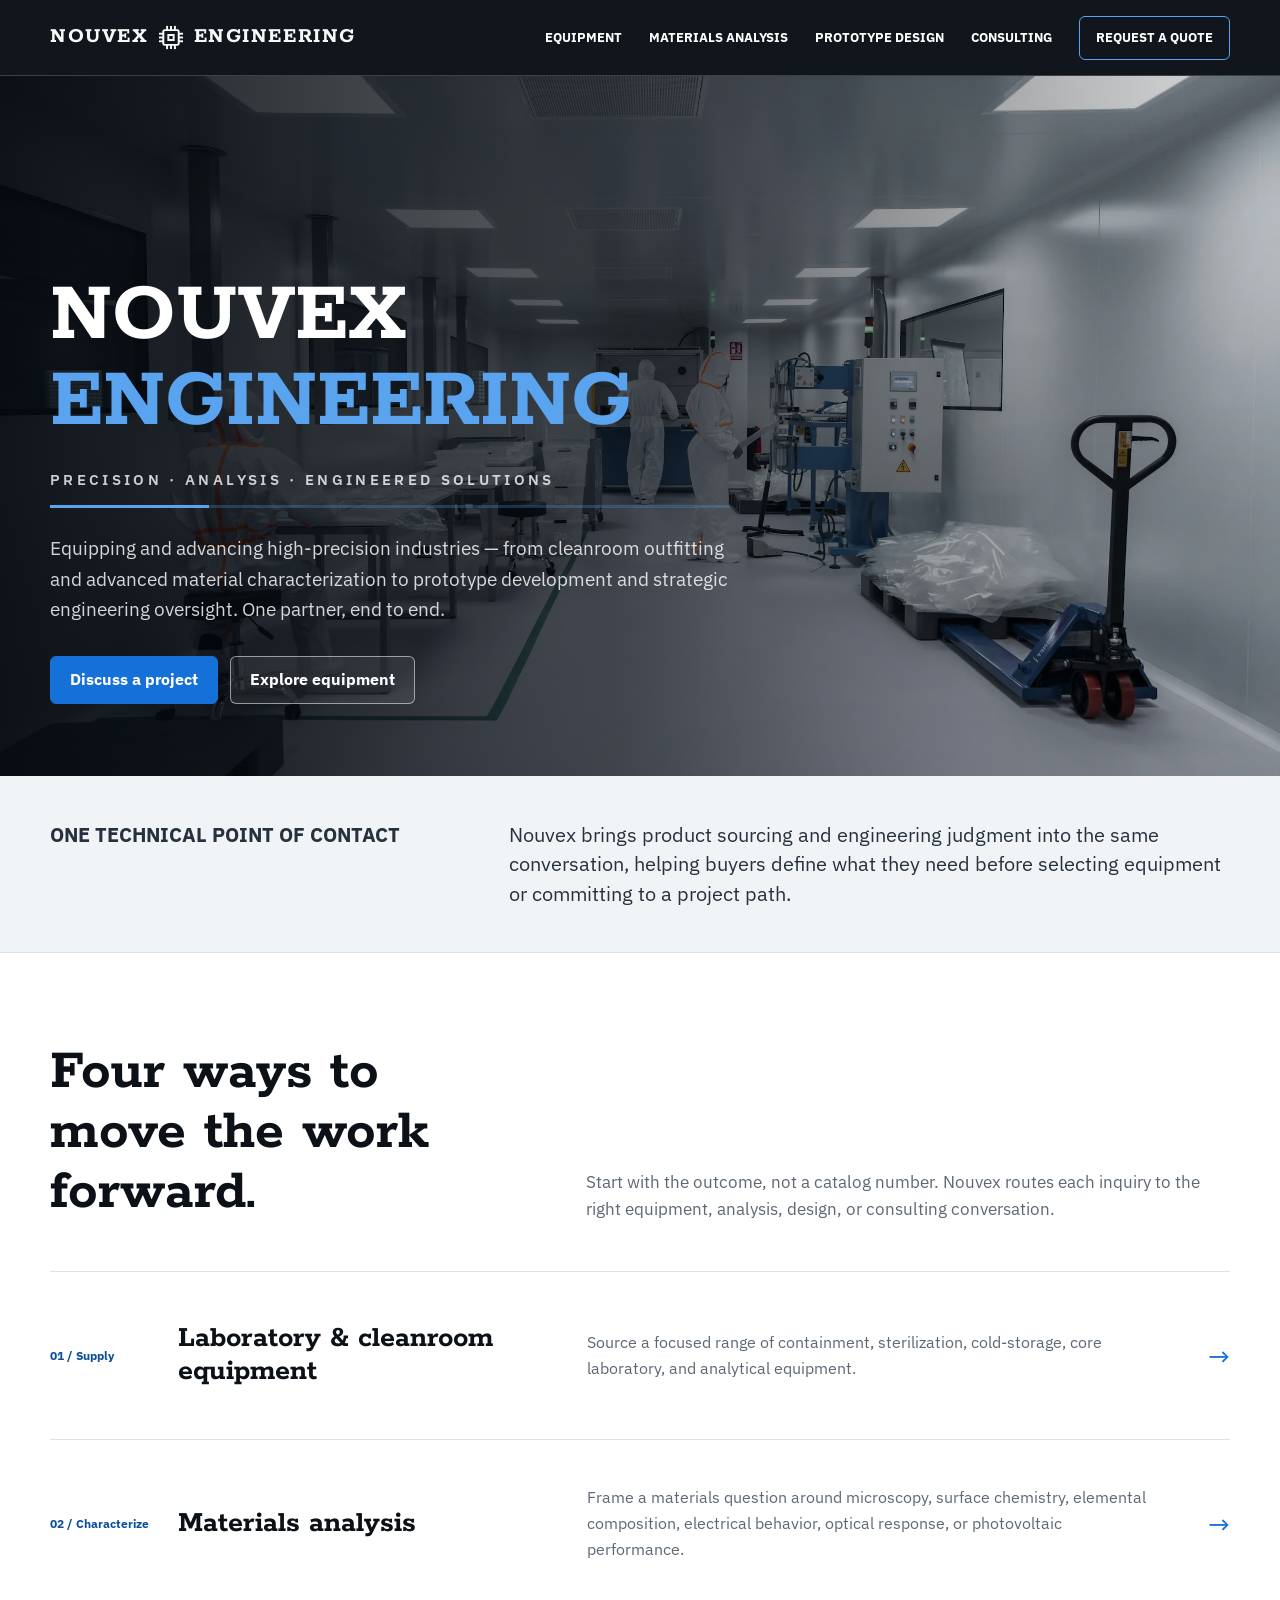
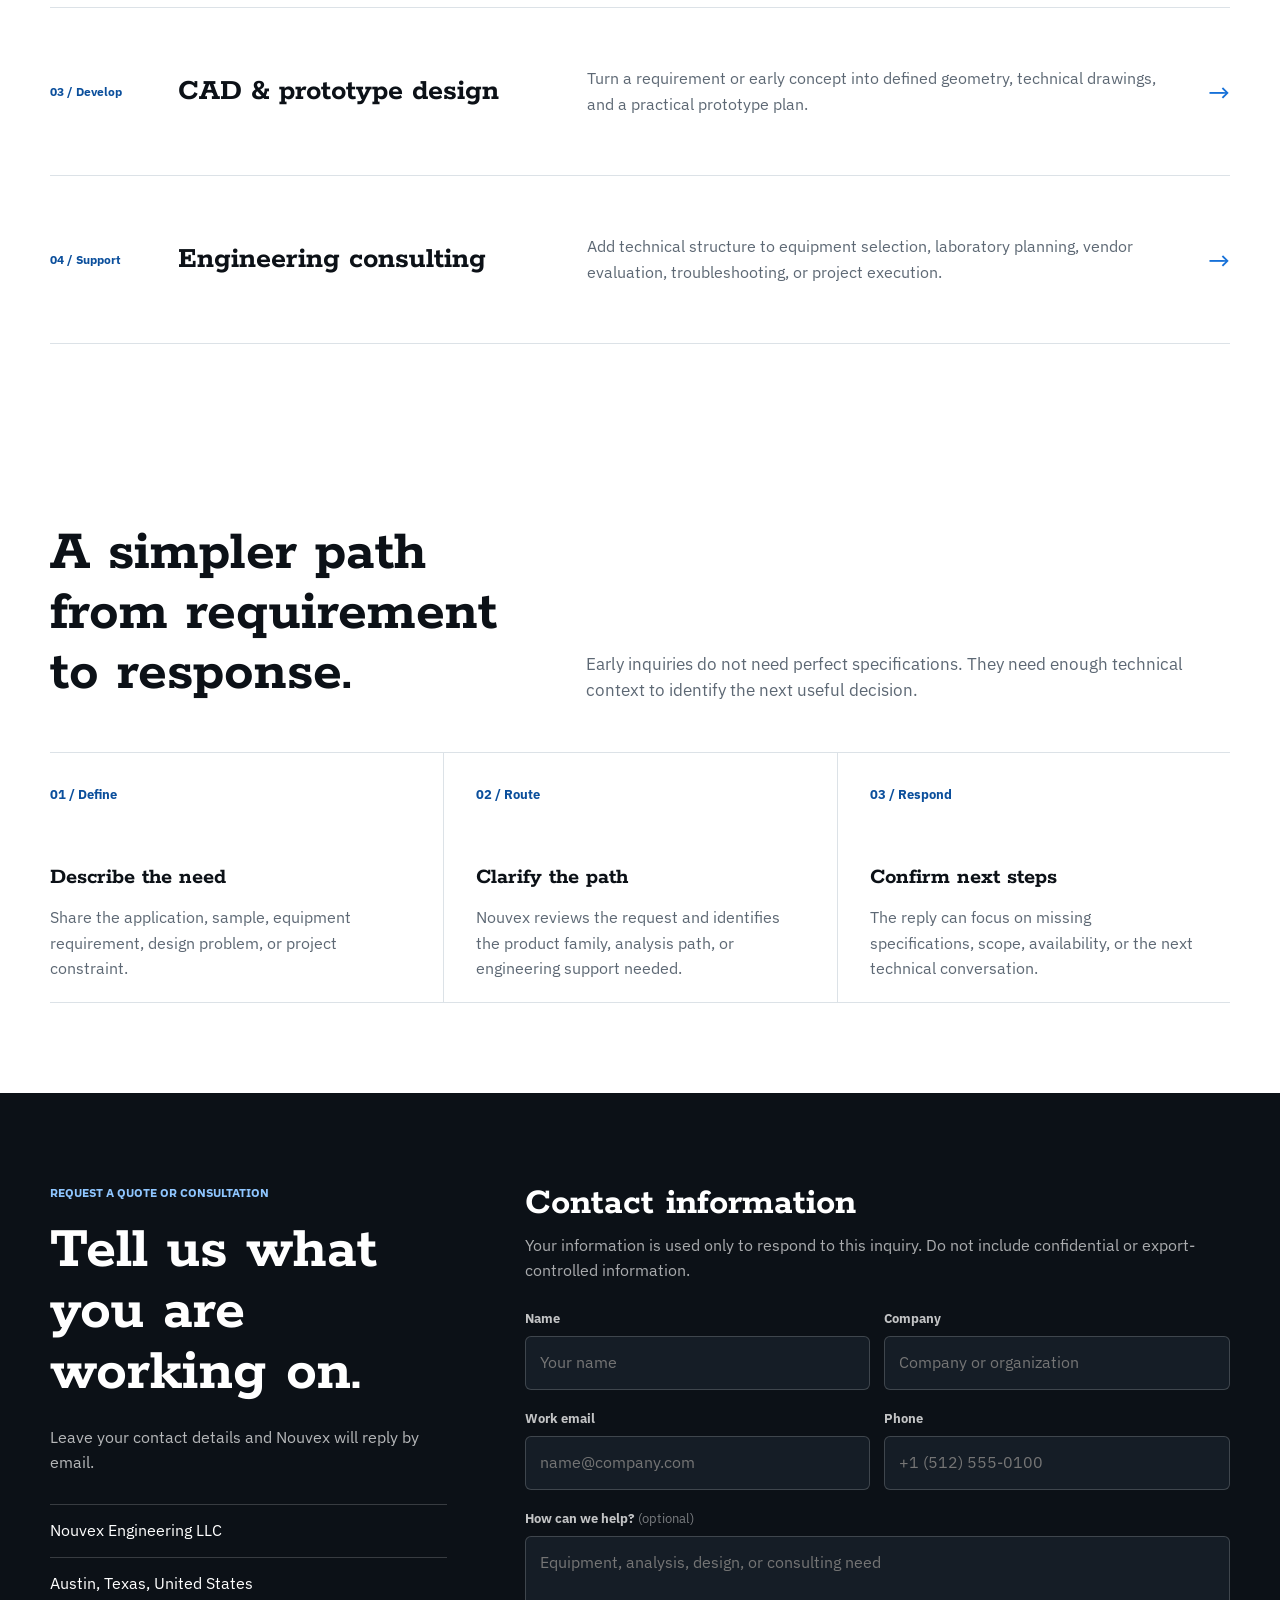
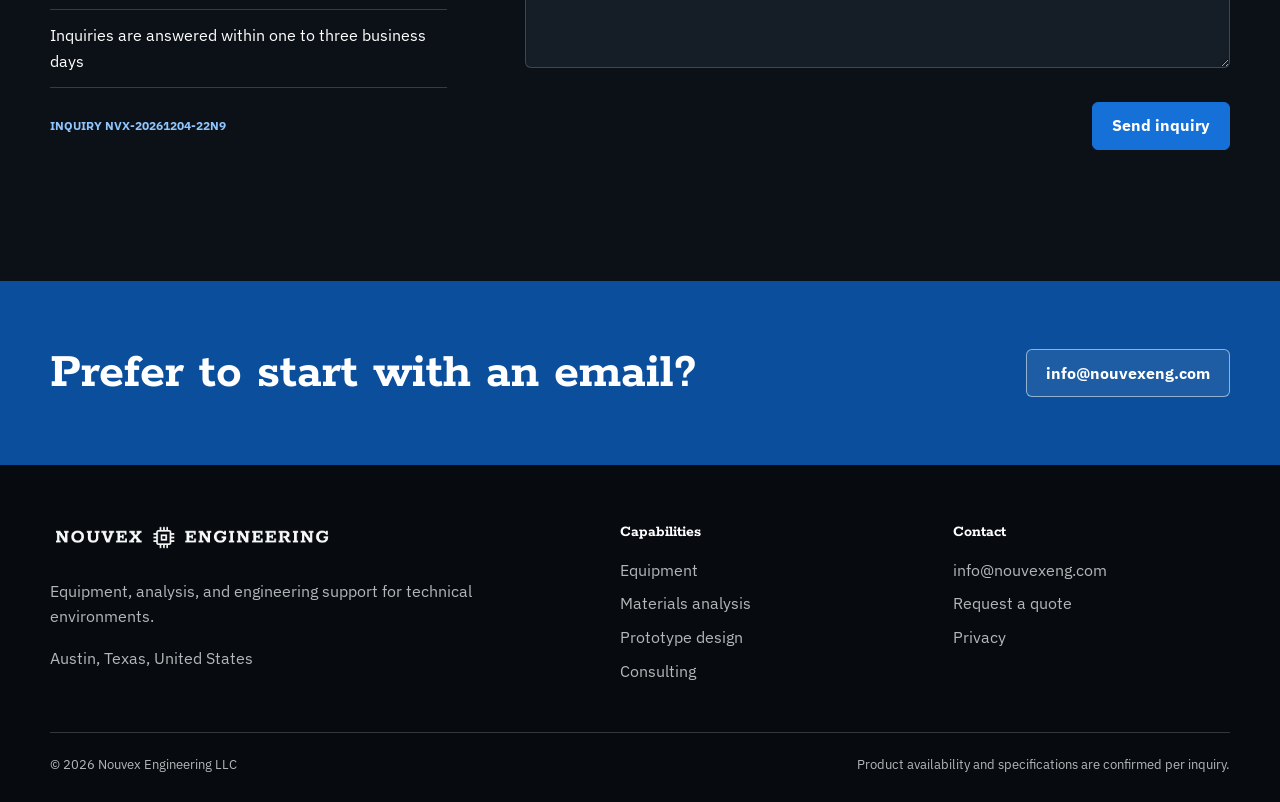
<file: index.html>
<!doctype html>
<html lang="en">
<head>
  <meta charset="utf-8">
  <meta name="viewport" content="width=device-width, initial-scale=1">
  <title>Laboratory Equipment & Engineering | Nouvex Engineering</title>
  <meta name="description" content="Nouvex supports laboratories and technical teams with equipment sourcing, materials analysis, CAD and prototype design, and engineering consulting.">
  <meta name="robots" content="index,follow,max-image-preview:large">
  <meta name="theme-color" content="#0c1117">
  <link rel="canonical" href="https://www.nouvexengineering.com/">
  <link rel="icon" href="/favicon.svg" type="image/svg+xml">
  <link rel="icon" href="/favicon-32.png" type="image/png" sizes="32x32">
  <link rel="icon" href="/favicon-16.png" type="image/png" sizes="16x16">
  <link rel="apple-touch-icon" href="/apple-touch-icon.png" sizes="180x180">
  <link rel="manifest" href="/site.webmanifest">
  <link rel="stylesheet" href="/assets/site.css?v=20261115-2">
  <link rel="preload" as="image" href="/assets/hero-cleanroom.webp" type="image/webp">
  <meta property="og:type" content="website">
  <meta property="og:site_name" content="Nouvex Engineering">
  <meta property="og:title" content="Laboratory Equipment & Engineering | Nouvex Engineering">
  <meta property="og:description" content="Equipment, analysis, and engineering support for laboratories and technical environments.">
  <meta property="og:url" content="https://www.nouvexengineering.com/">
  <meta property="og:image" content="https://www.nouvexengineering.com/assets/hero-cleanroom.webp">
  <meta property="og:image:alt" content="Technicians working inside a controlled cleanroom environment">
  <meta name="twitter:card" content="summary_large_image">
  <meta name="twitter:title" content="Laboratory Equipment & Engineering | Nouvex Engineering">
  <meta name="twitter:description" content="Equipment, analysis, and engineering support for laboratories and technical environments.">
  <meta name="twitter:image" content="https://www.nouvexengineering.com/assets/hero-cleanroom.webp">
  <script type="application/ld+json">
    {"@context":"https://schema.org","@type":"Organization","name":"Nouvex Engineering","legalName":"Nouvex Engineering LLC","url":"https://www.nouvexengineering.com/","email":"info@nouvexeng.com","address":{"@type":"PostalAddress","addressLocality":"Austin","addressRegion":"TX","addressCountry":"US"},"logo":"https://www.nouvexengineering.com/assets/nouvex-logo.png","contactPoint":{"@type":"ContactPoint","contactType":"sales","email":"info@nouvexeng.com"},"hasOfferCatalog":{"@type":"OfferCatalog","name":"Technical services","itemListElement":[{"@type":"OfferCatalog","name":"Laboratory and cleanroom equipment"},{"@type":"OfferCatalog","name":"Materials analysis"},{"@type":"OfferCatalog","name":"CAD and prototype design"},{"@type":"OfferCatalog","name":"Engineering consulting"}]}}
  </script>
</head>
<body>
  <a class="skip-link" href="#main">Skip to content</a>
  <header class="site-header">
    <div class="wrap nav-shell">
      <a class="brand nvx-logo" href="/" aria-label="Nouvex Engineering home">
        <span class="nvx-word">NOUVEX</span>
        <img class="nvx-chip" src="/assets/nouvex-chip-trace.svg?v=1" alt="" aria-hidden="true" width="100" height="100">
        <span class="nvx-word">ENGINEERING</span>
      </a>
      <button class="menu-button" type="button" aria-expanded="false" aria-controls="primaryNav">Menu</button>
      <nav class="primary-nav" id="primaryNav" aria-label="Primary navigation">
        <a href="/equipment">Equipment</a>
        <a href="/materials-analysis">Materials analysis</a>
        <a href="/prototype-design">Prototype design</a>
        <a href="/consulting">Consulting</a>
        <a class="nav-cta" href="#inquiry">Request a quote</a>
      </nav>
    </div>
  </header>

  <main id="main">
    <section class="hero" aria-labelledby="heroTitle">
      <img src="/assets/hero-cleanroom.webp" alt="Technicians working inside a controlled cleanroom environment" width="2400" height="1600" fetchpriority="high">
      <div class="wrap hero-content">
        <h1 id="heroTitle" class="hero-brand"><span>Nouvex</span> <span class="hero-brand-accent">Engineering</span></h1>
        <p class="hero-tagline">Precision · Analysis · Engineered Solutions</p>
        <p class="hero-copy">Equipping and advancing high-precision industries &mdash; from cleanroom outfitting and advanced material characterization to prototype development and strategic engineering oversight. One partner, end to end.</p>
        <div class="actions">
          <a class="button button-primary" href="#inquiry">Discuss a project</a>
          <a class="button button-light" href="/equipment">Explore equipment</a>
        </div>
      </div>
    </section>

    <section class="intro-band" aria-label="Nouvex approach">
      <div class="wrap intro-grid">
        <p class="eyebrow">One technical point of contact</p>
        <p>Nouvex brings product sourcing and engineering judgment into the same conversation, helping buyers define what they need before selecting equipment or committing to a project path.</p>
      </div>
    </section>

    <section class="section" id="services">
      <div class="wrap">
        <div class="section-head reveal">
          <h2>Four ways to move the work forward.</h2>
          <p>Start with the outcome, not a catalog number. Nouvex routes each inquiry to the right equipment, analysis, design, or consulting conversation.</p>
        </div>
        <div class="service-index">
          <a class="service-row reveal" href="/equipment">
            <span class="service-number">01 / Supply</span>
            <h3>Laboratory &amp; cleanroom equipment</h3>
            <p>Source a focused range of containment, sterilization, cold-storage, core laboratory, and analytical equipment.</p>
            <span class="service-arrow" aria-hidden="true">→</span>
          </a>
          <a class="service-row reveal" href="/materials-analysis">
            <span class="service-number">02 / Characterize</span>
            <h3>Materials analysis</h3>
            <p>Frame a materials question around microscopy, surface chemistry, elemental composition, electrical behavior, optical response, or photovoltaic performance.</p>
            <span class="service-arrow" aria-hidden="true">→</span>
          </a>
          <a class="service-row reveal" href="/prototype-design">
            <span class="service-number">03 / Develop</span>
            <h3>CAD &amp; prototype design</h3>
            <p>Turn a requirement or early concept into defined geometry, technical drawings, and a practical prototype plan.</p>
            <span class="service-arrow" aria-hidden="true">→</span>
          </a>
          <a class="service-row reveal" href="/consulting">
            <span class="service-number">04 / Support</span>
            <h3>Engineering consulting</h3>
            <p>Add technical structure to equipment selection, laboratory planning, vendor evaluation, troubleshooting, or project execution.</p>
            <span class="service-arrow" aria-hidden="true">→</span>
          </a>
        </div>
      </div>
    </section>

    <section class="section" id="process">
      <div class="wrap">
        <div class="section-head reveal">
          <h2>A simpler path from requirement to response.</h2>
          <p>Early inquiries do not need perfect specifications. They need enough technical context to identify the next useful decision.</p>
        </div>
        <div class="process">
          <article class="process-step reveal"><b>01 / Define</b><h3>Describe the need</h3><p>Share the application, sample, equipment requirement, design problem, or project constraint.</p></article>
          <article class="process-step reveal"><b>02 / Route</b><h3>Clarify the path</h3><p>Nouvex reviews the request and identifies the product family, analysis path, or engineering support needed.</p></article>
          <article class="process-step reveal"><b>03 / Respond</b><h3>Confirm next steps</h3><p>The reply can focus on missing specifications, scope, availability, or the next technical conversation.</p></article>
        </div>
      </div>
    </section>

    <section class="section section-dark" id="inquiry">
      <div class="wrap inquiry">
        <div class="inquiry-intro reveal">
          <p class="eyebrow">Request a quote or consultation</p>
          <h2>Tell us what you are working on.</h2>
          <p>Leave your contact details and Nouvex will reply by email.</p>
          <ul class="signal-list">
            <li>Nouvex Engineering LLC</li>
            <li>Austin, Texas, United States</li>
            <li>Inquiries are answered within one to three business days</li>
          </ul>
          <div class="inquiry-ref">Inquiry <span id="refId"></span></div>
        </div>
        <form class="inquiry-form" id="inquiryForm" novalidate>
          <h3 class="form-question">Contact information</h3>
          <p class="form-help">Your information is used only to respond to this inquiry. Do not include confidential or export-controlled information.</p>
          <div class="fields">
            <div class="field-row">
              <div class="field"><label for="contactName">Name</label><input id="contactName" name="name" autocomplete="name" required maxlength="160" placeholder="Your name"></div>
              <div class="field"><label for="company">Company</label><input id="company" name="company" autocomplete="organization" required maxlength="200" placeholder="Company or organization"></div>
            </div>
            <div class="field-row">
              <div class="field"><label for="email">Work email</label><input id="email" name="email" type="email" inputmode="email" autocomplete="email" required maxlength="254" placeholder="name@company.com"></div>
              <div class="field"><label for="phone">Phone</label><input id="phone" name="phone" type="tel" inputmode="tel" autocomplete="tel" required maxlength="32" placeholder="+1 (512) 555-0100"></div>
            </div>
            <div class="field"><label for="message">How can we help? <span class="field-optional">(optional)</span></label><textarea id="message" name="message" maxlength="2000" placeholder="Equipment, analysis, design, or consulting need"></textarea></div>
          </div>
          <input class="website-field" id="website" name="website" type="text" tabindex="-1" autocomplete="off" aria-label="Website (leave empty)" aria-hidden="true">
          <div class="form-actions">
            <button class="button button-primary" id="sendButton" type="submit">Send inquiry</button>
          </div>
          <div class="form-status" id="formStatus" aria-live="polite"></div>
        </form>
      </div>
    </section>

    <section class="cta-band">
      <div class="wrap cta-grid">
        <h2>Prefer to start with an email?</h2>
        <a class="button button-light" href="mailto:info@nouvexeng.com">info@nouvexeng.com</a>
      </div>
    </section>
  </main>

  <footer class="site-footer">
    <div class="wrap">
      <div class="footer-grid">
        <div><a class="brand footer-brand" href="/" aria-label="Nouvex Engineering home"><img class="brand-logo" src="/assets/nouvex-logo-white.png" alt="Nouvex Engineering" width="1744" height="212"></a><p>Equipment, analysis, and engineering support for technical environments.</p><p>Austin, Texas, United States</p></div>
        <div><h2>Capabilities</h2><nav class="footer-links" aria-label="Capability links"><a href="/equipment">Equipment</a><a href="/materials-analysis">Materials analysis</a><a href="/prototype-design">Prototype design</a><a href="/consulting">Consulting</a></nav></div>
        <div><h2>Contact</h2><nav class="footer-links" aria-label="Contact links"><a href="mailto:info@nouvexeng.com">info@nouvexeng.com</a><a href="#inquiry">Request a quote</a><a href="/privacy">Privacy</a></nav></div>
      </div>
      <div class="footer-bottom"><span>&copy; <span data-year></span> Nouvex Engineering LLC</span><span>Product availability and specifications are confirmed per inquiry.</span></div>
    </div>
  </footer>

  <script src="/assets/site.js" defer></script>
  <script>
    (() => {
      const form = document.getElementById("inquiryForm");
      const sendButton = document.getElementById("sendButton");
      const formStatus = document.getElementById("formStatus");
      const field = id => document.getElementById(id);
      const emailPattern = /^[^\s@]+@[^\s@]+\.[^\s@]+$/;
      const phoneDigits = value => value.replace(/\D/g, "").length;
      let started = false;

      function makeReference() {
        const now = new Date();
        const date = `${now.getFullYear()}${String(now.getMonth() + 1).padStart(2, "0")}${String(now.getDate()).padStart(2, "0")}`;
        const alphabet = "ABCDEFGHIJKLMNOPQRSTUVWXYZ0123456789";
        const bytes = new Uint8Array(4);
        window.crypto.getRandomValues(bytes);
        return `NVX-${date}-${Array.from(bytes, b => alphabet[b % alphabet.length]).join("")}`;
      }
      let reference = makeReference();
      document.getElementById("refId").textContent = reference;

      function setStatus(message, type = "") {
        formStatus.textContent = message;
        formStatus.className = `form-status${type ? ` ${type}` : ""}`;
      }

      function trackEvent(name, detail = {}) {
        const payload = { event: name, ...detail };
        if (Array.isArray(window.dataLayer)) window.dataLayer.push(payload);
        window.dispatchEvent(new CustomEvent("nouvex:analytics", { detail: payload }));
      }

      form.addEventListener("input", () => {
        if (started) return;
        started = true;
        trackEvent("inquiry_started");
      });

      form.addEventListener("submit", async event => {
        event.preventDefault();
        const data = {
          reference,
          name: field("contactName").value.trim(),
          company: field("company").value.trim(),
          email: field("email").value.trim(),
          phone: field("phone").value.trim(),
          message: field("message").value.trim(),
          sourceUrl: window.location.href,
          website: field("website").value
        };

        if (!data.name || !data.company || !emailPattern.test(data.email) || phoneDigits(data.phone) < 7 || phoneDigits(data.phone) > 15) {
          setStatus("Add your name, company, a valid work email, and a phone number.", "error");
          return;
        }

        sendButton.disabled = true;
        sendButton.textContent = "Sending...";
        setStatus("Submitting your inquiry.");
        try {
          const response = await fetch("/api/leads", {
            method: "POST",
            headers: { "Content-Type": "application/json" },
            body: JSON.stringify(data)
          });
          const result = await response.json().catch(() => ({}));
          if (!response.ok) throw new Error(result.error || "Submission failed");
          form.reset();
          sendButton.textContent = "Inquiry sent";
          setStatus(`Inquiry ${result.reference || reference} received. Nouvex will reply by email.`, "success");
          trackEvent("inquiry_submitted", { reference: result.reference || reference });
        } catch (error) {
          sendButton.disabled = false;
          sendButton.textContent = "Try again";
          setStatus(`${error.message || "We could not send the inquiry."} You can also email info@nouvexeng.com.`, "error");
          trackEvent("inquiry_submission_failed");
        }
      });
    })();
  </script>
</body>
</html>
</file>
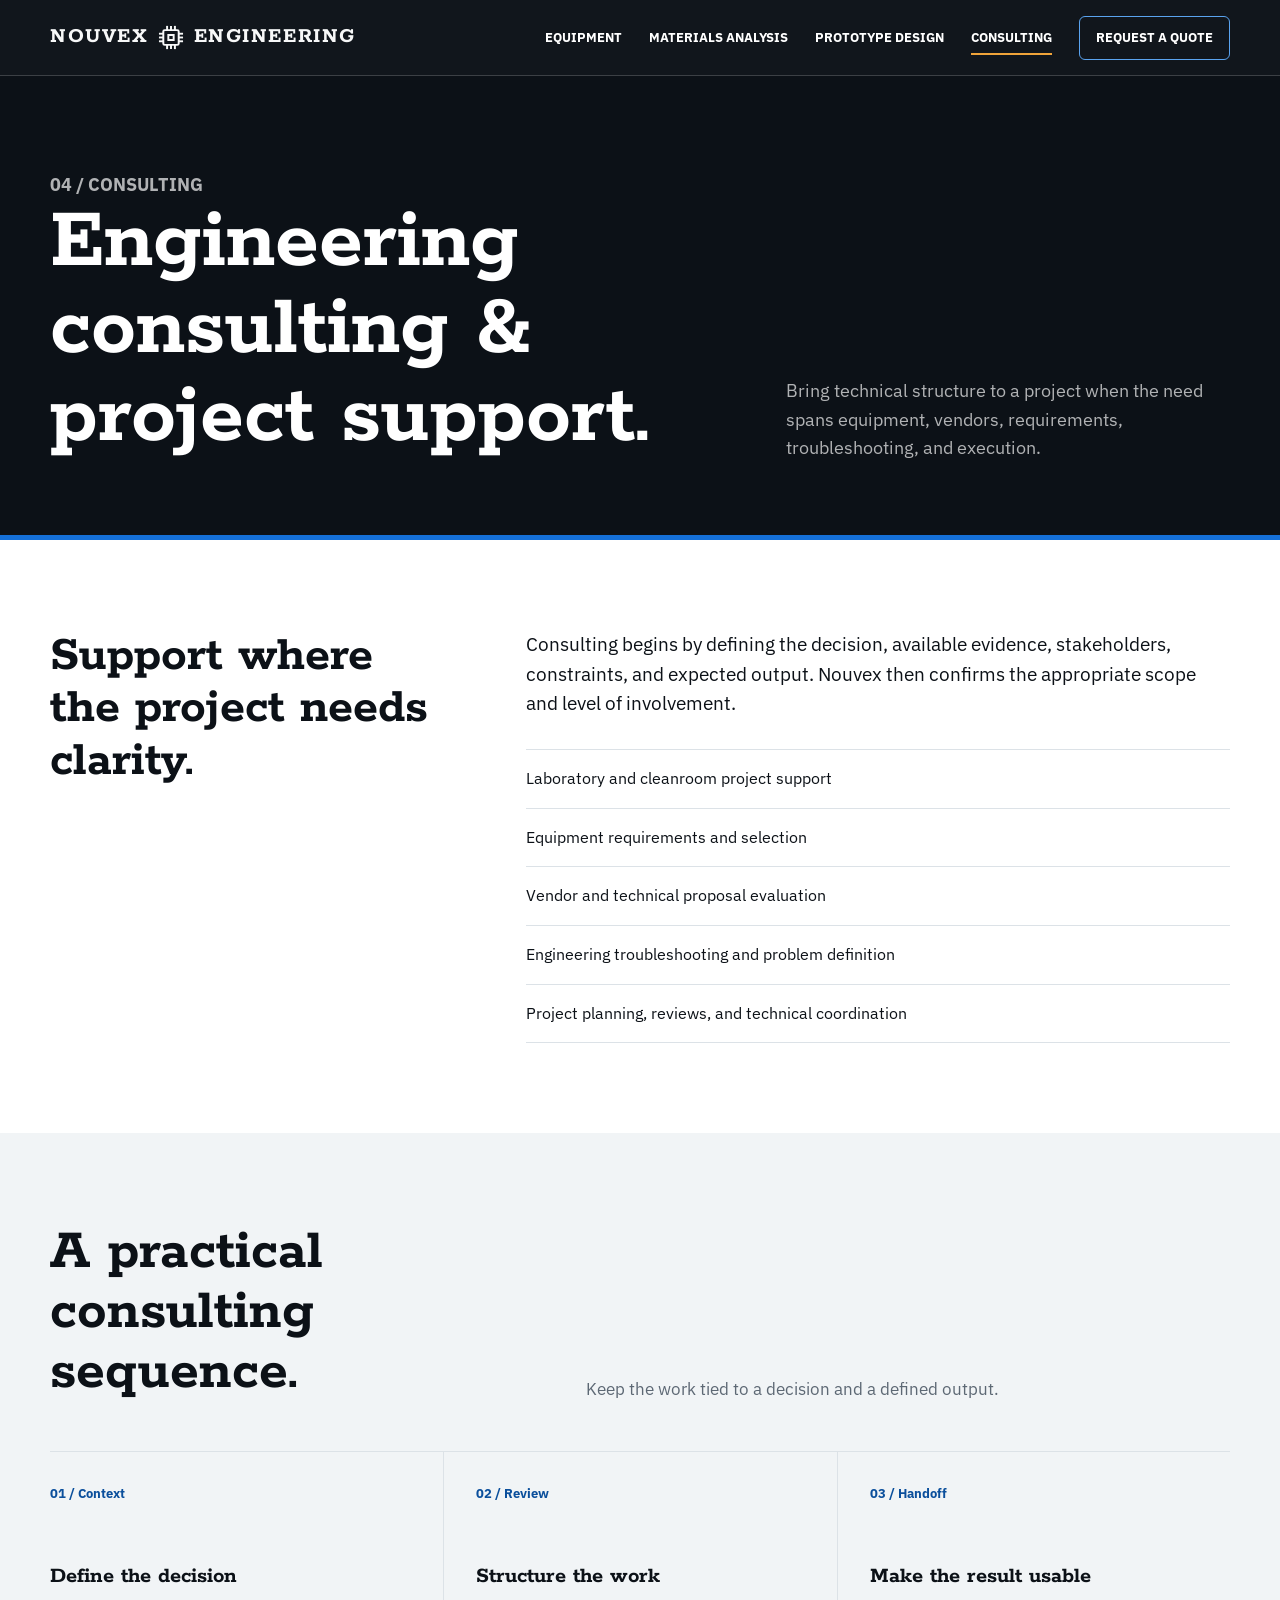
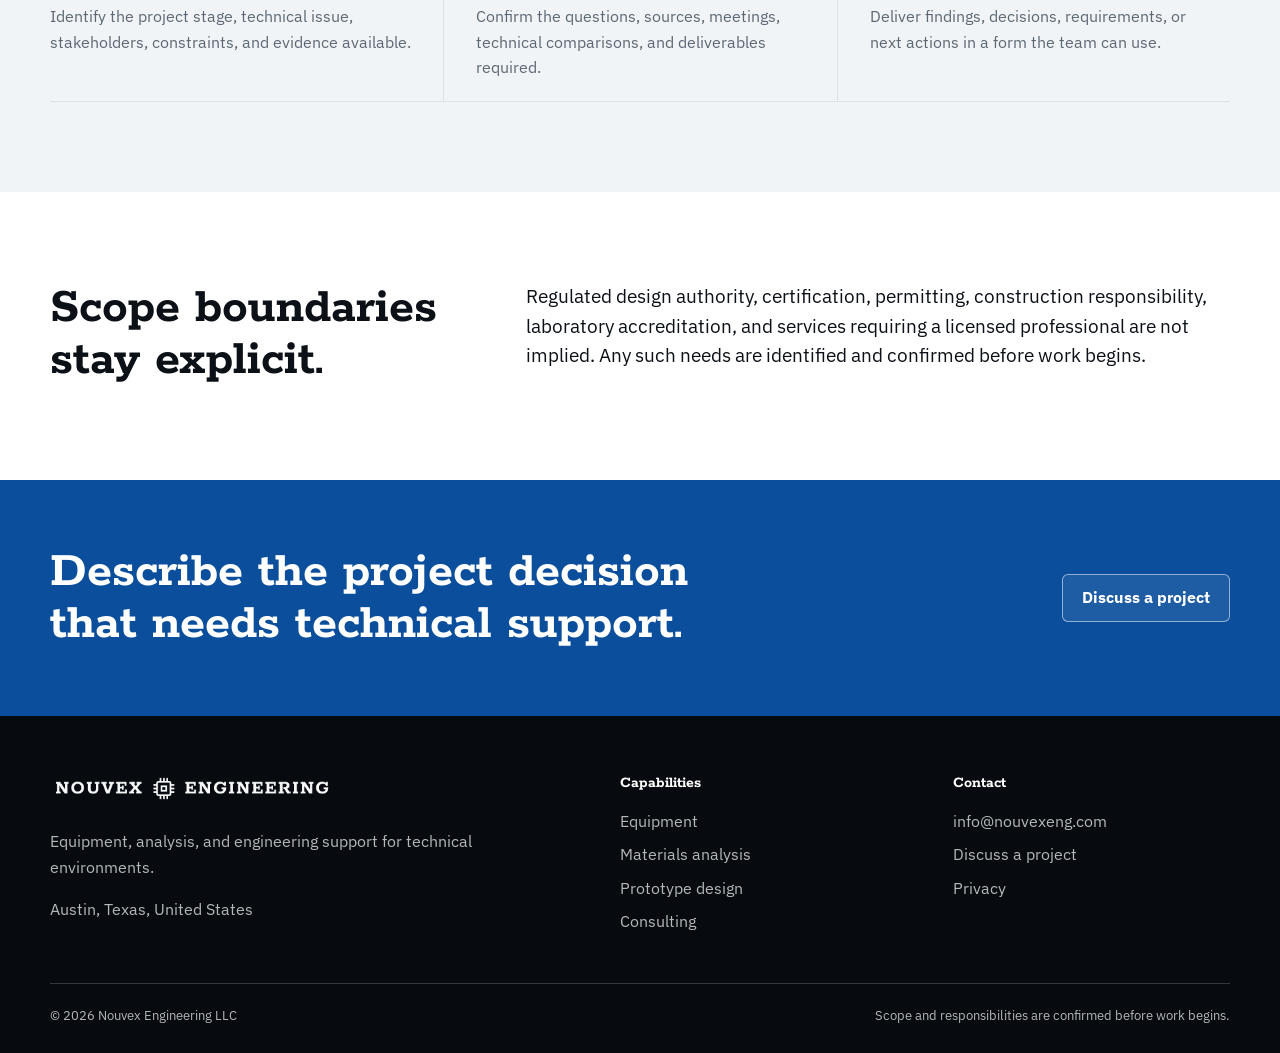
<file: consulting.html>
<!doctype html>
<html lang="en">
<head>
  <meta charset="utf-8"><meta name="viewport" content="width=device-width, initial-scale=1">
  <title>Engineering Consulting & Project Support | Nouvex Engineering</title>
  <meta name="description" content="Engineering consulting for equipment selection, laboratory and cleanroom projects, vendor evaluation, troubleshooting, and technical planning.">
  <meta name="robots" content="index,follow,max-image-preview:large"><meta name="theme-color" content="#0c1117">
  <link rel="canonical" href="https://www.nouvexengineering.com/consulting"><link rel="icon" href="/favicon.svg" type="image/svg+xml"><link rel="icon" href="/favicon-32.png" type="image/png" sizes="32x32"><link rel="icon" href="/favicon-16.png" type="image/png" sizes="16x16"><link rel="apple-touch-icon" href="/apple-touch-icon.png" sizes="180x180"><link rel="manifest" href="/site.webmanifest"><link rel="stylesheet" href="/assets/site.css?v=20261115-2">
  <meta property="og:type" content="website"><meta property="og:site_name" content="Nouvex Engineering"><meta property="og:title" content="Engineering Consulting & Project Support"><meta property="og:description" content="Add technical structure to equipment, laboratory, vendor, troubleshooting, and project decisions."><meta property="og:url" content="https://www.nouvexengineering.com/consulting"><meta property="og:image" content="https://www.nouvexengineering.com/assets/hero-cleanroom.webp"><meta name="twitter:card" content="summary_large_image">
  <script type="application/ld+json">{"@context":"https://schema.org","@type":"Service","name":"Engineering consulting","serviceType":"Engineering consulting and technical project support","url":"https://www.nouvexengineering.com/consulting","provider":{"@type":"Organization","name":"Nouvex Engineering LLC","url":"https://www.nouvexengineering.com/","email":"info@nouvexeng.com","address":{"@type":"PostalAddress","addressLocality":"Austin","addressRegion":"TX","addressCountry":"US"}}}</script>
</head>
<body>
  <a class="skip-link" href="#main">Skip to content</a>
  <header class="site-header"><div class="wrap nav-shell"><a class="brand nvx-logo" href="/" aria-label="Nouvex Engineering home"><span class="nvx-word">NOUVEX</span><img class="nvx-chip" src="/assets/nouvex-chip-trace.svg?v=1" alt="" aria-hidden="true" width="100" height="100"><span class="nvx-word">ENGINEERING</span></a><button class="menu-button" type="button" aria-expanded="false" aria-controls="primaryNav">Menu</button><nav class="primary-nav" id="primaryNav" aria-label="Primary navigation"><a href="/equipment">Equipment</a><a href="/materials-analysis">Materials analysis</a><a href="/prototype-design">Prototype design</a><a aria-current="page" href="/consulting">Consulting</a><a class="nav-cta" href="/#inquiry">Request a quote</a></nav></div></header>
  <main id="main">
    <section class="page-hero"><div class="wrap page-hero-grid"><div><p class="eyebrow">04 / Consulting</p><h1>Engineering consulting &amp; project support.</h1></div><p>Bring technical structure to a project when the need spans equipment, vendors, requirements, troubleshooting, and execution.</p></div></section>
    <section class="section"><div class="wrap content-grid"><h2>Support where the project needs clarity.</h2><div class="content-copy"><p>Consulting begins by defining the decision, available evidence, stakeholders, constraints, and expected output. Nouvex then confirms the appropriate scope and level of involvement.</p><ul class="detail-list"><li>Laboratory and cleanroom project support</li><li>Equipment requirements and selection</li><li>Vendor and technical proposal evaluation</li><li>Engineering troubleshooting and problem definition</li><li>Project planning, reviews, and technical coordination</li></ul></div></div></section>
    <section class="section section-alt"><div class="wrap"><div class="section-head"><h2>A practical consulting sequence.</h2><p>Keep the work tied to a decision and a defined output.</p></div><div class="process"><article class="process-step"><b>01 / Context</b><h3>Define the decision</h3><p>Identify the project stage, technical issue, stakeholders, constraints, and evidence available.</p></article><article class="process-step"><b>02 / Review</b><h3>Structure the work</h3><p>Confirm the questions, sources, meetings, technical comparisons, and deliverables required.</p></article><article class="process-step"><b>03 / Handoff</b><h3>Make the result usable</h3><p>Deliver findings, decisions, requirements, or next actions in a form the team can use.</p></article></div></div></section>
    <section class="section"><div class="wrap content-grid"><h2>Scope boundaries stay explicit.</h2><div class="content-copy"><p>Regulated design authority, certification, permitting, construction responsibility, laboratory accreditation, and services requiring a licensed professional are not implied. Any such needs are identified and confirmed before work begins.</p></div></div></section>
    <section class="cta-band"><div class="wrap cta-grid"><h2>Describe the project decision that needs technical support.</h2><a class="button button-light" href="/#inquiry">Discuss a project</a></div></section>
  </main>
  <footer class="site-footer"><div class="wrap"><div class="footer-grid"><div><a class="brand footer-brand" href="/" aria-label="Nouvex Engineering home"><img class="brand-logo" src="/assets/nouvex-logo-white.png" alt="Nouvex Engineering" width="1744" height="212"></a><p>Equipment, analysis, and engineering support for technical environments.</p><p>Austin, Texas, United States</p></div><div><h2>Capabilities</h2><nav class="footer-links"><a href="/equipment">Equipment</a><a href="/materials-analysis">Materials analysis</a><a href="/prototype-design">Prototype design</a><a href="/consulting">Consulting</a></nav></div><div><h2>Contact</h2><nav class="footer-links"><a href="mailto:info@nouvexeng.com">info@nouvexeng.com</a><a href="/#inquiry">Discuss a project</a><a href="/privacy">Privacy</a></nav></div></div><div class="footer-bottom"><span>&copy; <span data-year></span> Nouvex Engineering LLC</span><span>Scope and responsibilities are confirmed before work begins.</span></div></div></footer>
  <script src="/assets/site.js" defer></script>
</body></html>
</file>
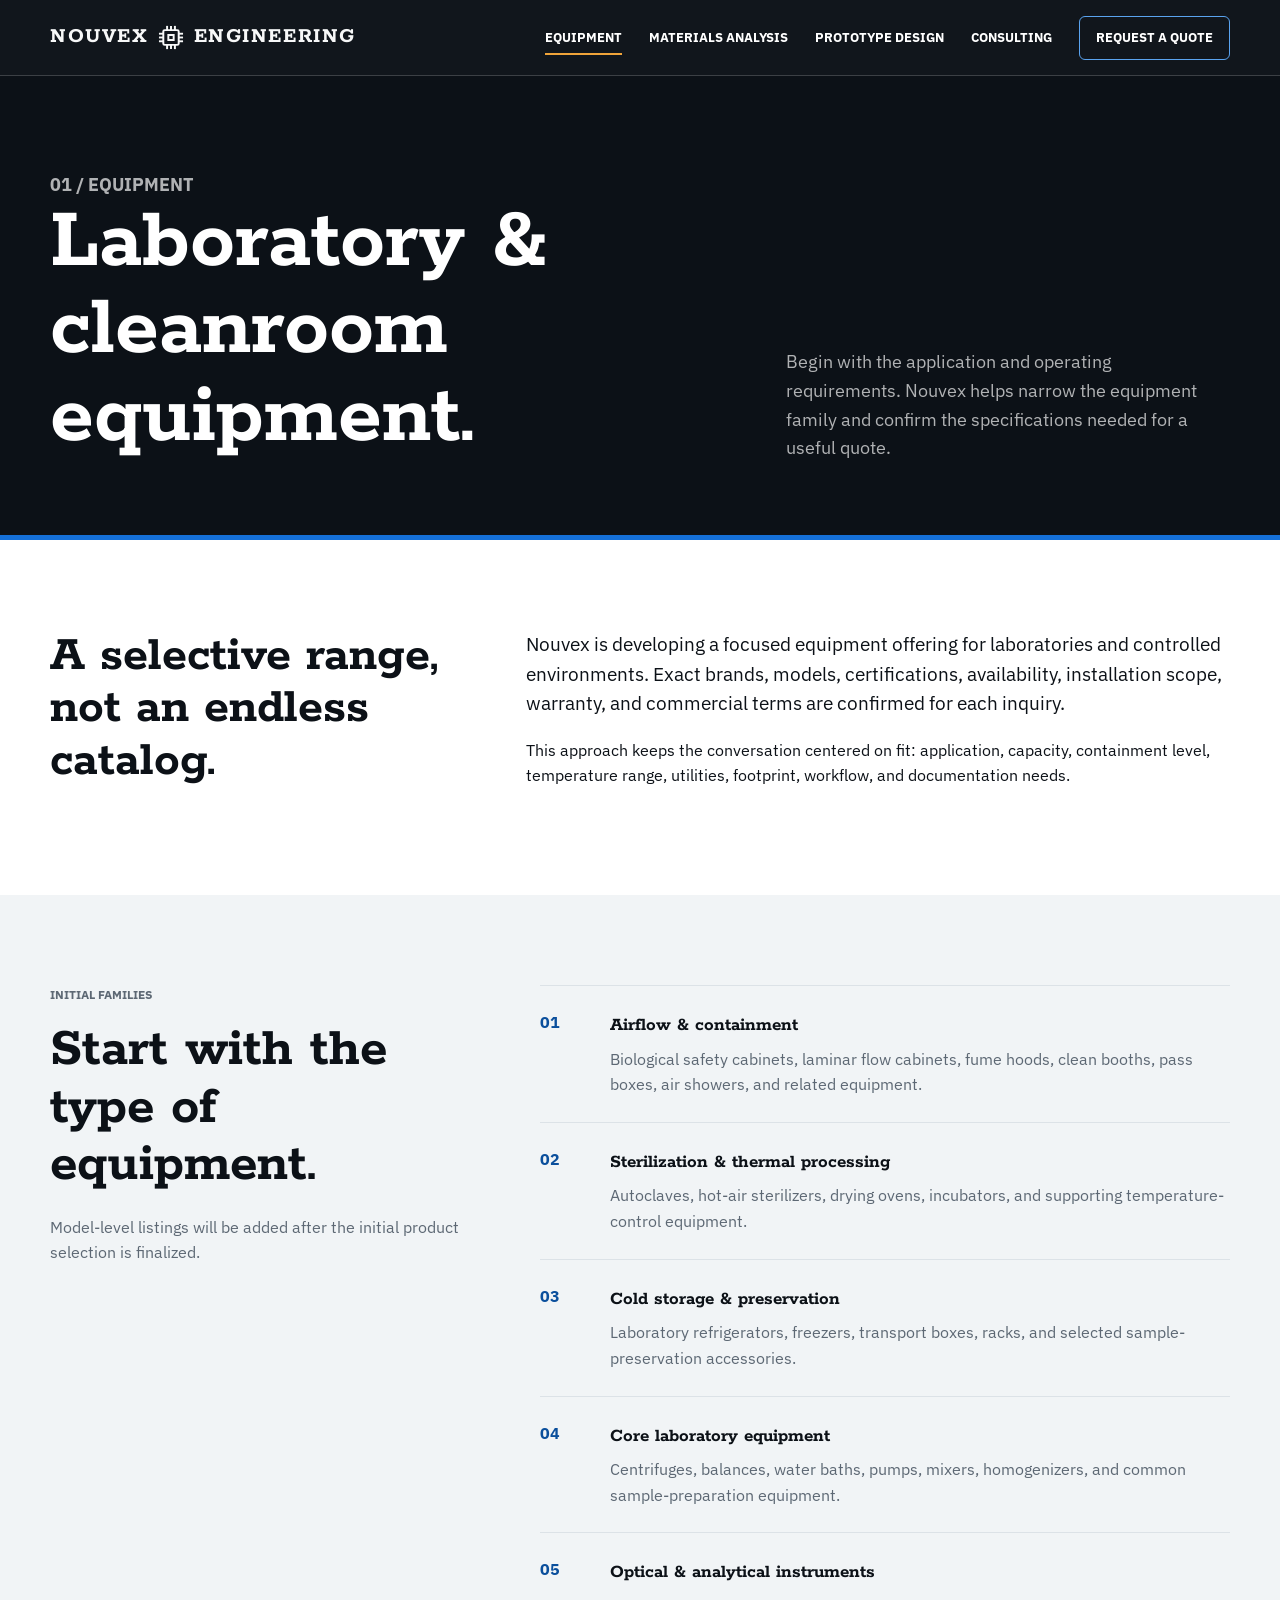
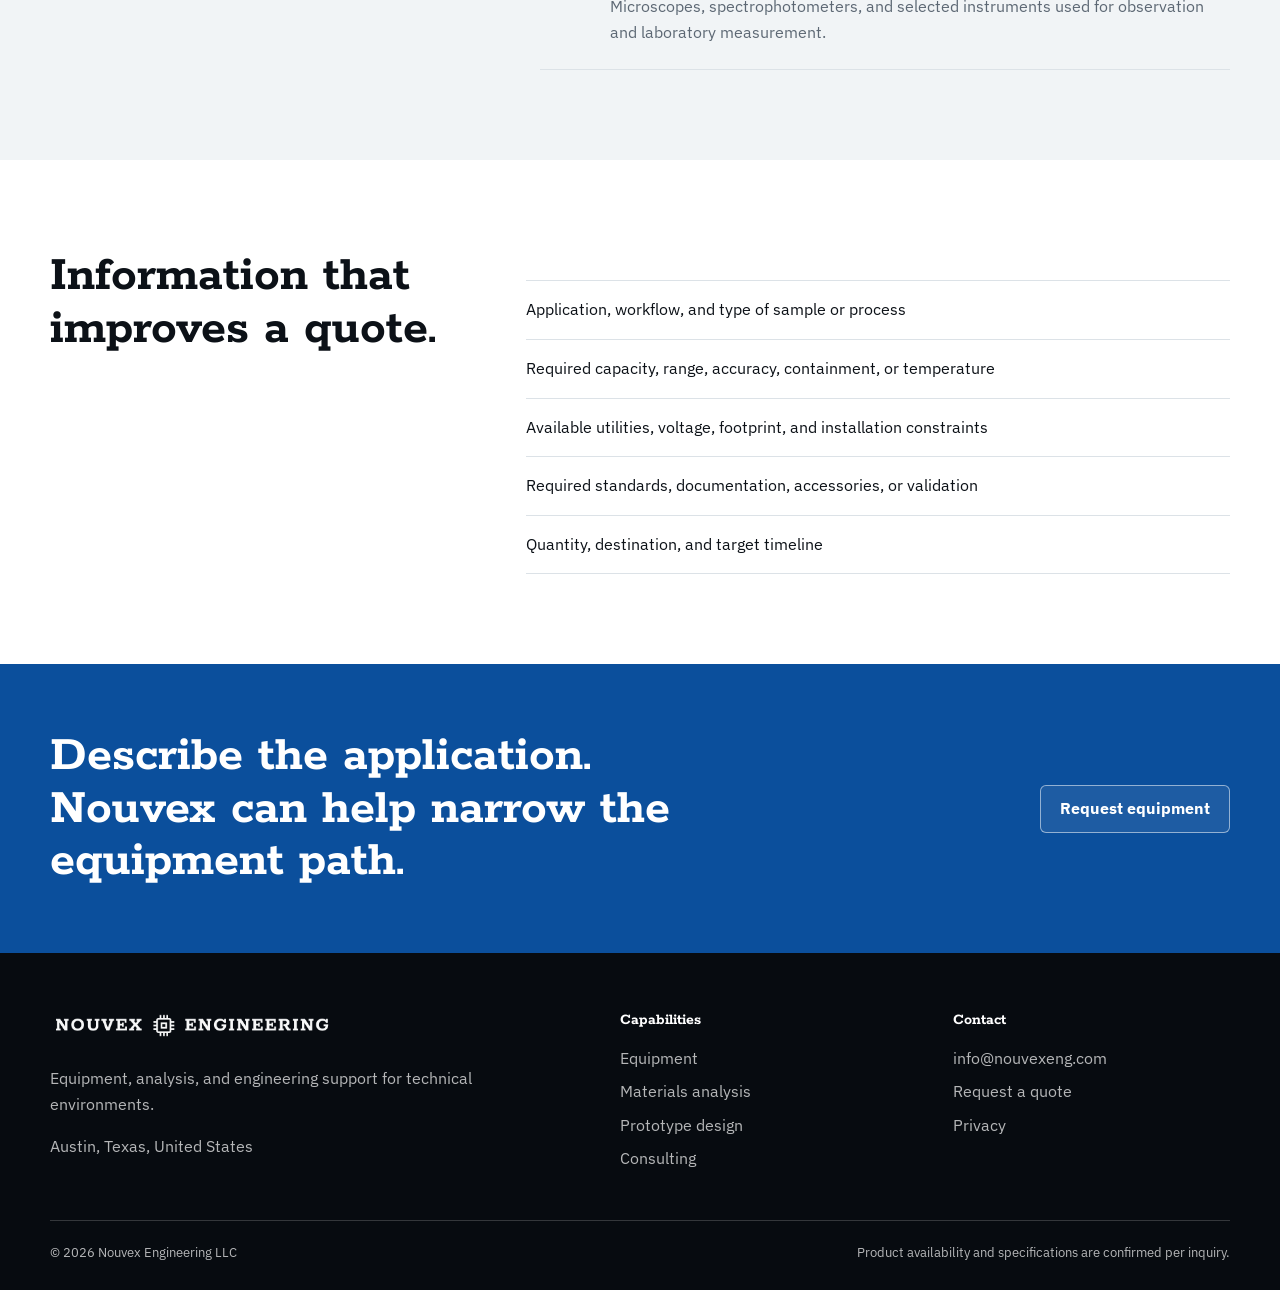
<file: equipment.html>
<!doctype html>
<html lang="en">
<head>
  <meta charset="utf-8"><meta name="viewport" content="width=device-width, initial-scale=1">
  <title>Laboratory & Cleanroom Equipment | Nouvex Engineering</title>
  <meta name="description" content="Explore laboratory and cleanroom equipment categories including containment, sterilization, cold storage, core lab equipment, and analytical instruments.">
  <meta name="robots" content="index,follow,max-image-preview:large"><meta name="theme-color" content="#0c1117">
  <link rel="canonical" href="https://www.nouvexengineering.com/equipment"><link rel="icon" href="/favicon.svg" type="image/svg+xml"><link rel="icon" href="/favicon-32.png" type="image/png" sizes="32x32"><link rel="icon" href="/favicon-16.png" type="image/png" sizes="16x16"><link rel="apple-touch-icon" href="/apple-touch-icon.png" sizes="180x180"><link rel="manifest" href="/site.webmanifest"><link rel="stylesheet" href="/assets/site.css?v=20261115-2">
  <meta property="og:type" content="website"><meta property="og:site_name" content="Nouvex Engineering"><meta property="og:title" content="Laboratory & Cleanroom Equipment"><meta property="og:description" content="A focused equipment range organized around laboratory and controlled-environment applications."><meta property="og:url" content="https://www.nouvexengineering.com/equipment"><meta property="og:image" content="https://www.nouvexengineering.com/assets/hero-cleanroom.webp"><meta name="twitter:card" content="summary_large_image">
  <script type="application/ld+json">{"@context":"https://schema.org","@type":"Service","name":"Laboratory and cleanroom equipment sourcing","serviceType":"Technical equipment sourcing","url":"https://www.nouvexengineering.com/equipment","provider":{"@type":"Organization","name":"Nouvex Engineering LLC","url":"https://www.nouvexengineering.com/","email":"info@nouvexeng.com","address":{"@type":"PostalAddress","addressLocality":"Austin","addressRegion":"TX","addressCountry":"US"}}}</script>
</head>
<body>
  <a class="skip-link" href="#main">Skip to content</a>
  <header class="site-header"><div class="wrap nav-shell"><a class="brand nvx-logo" href="/" aria-label="Nouvex Engineering home"><span class="nvx-word">NOUVEX</span><img class="nvx-chip" src="/assets/nouvex-chip-trace.svg?v=1" alt="" aria-hidden="true" width="100" height="100"><span class="nvx-word">ENGINEERING</span></a><button class="menu-button" type="button" aria-expanded="false" aria-controls="primaryNav">Menu</button><nav class="primary-nav" id="primaryNav" aria-label="Primary navigation"><a aria-current="page" href="/equipment">Equipment</a><a href="/materials-analysis">Materials analysis</a><a href="/prototype-design">Prototype design</a><a href="/consulting">Consulting</a><a class="nav-cta" href="/#inquiry">Request a quote</a></nav></div></header>
  <main id="main">
    <section class="page-hero"><div class="wrap page-hero-grid"><div><p class="eyebrow">01 / Equipment</p><h1>Laboratory &amp; cleanroom equipment.</h1></div><p>Begin with the application and operating requirements. Nouvex helps narrow the equipment family and confirm the specifications needed for a useful quote.</p></div></section>
    <section class="section"><div class="wrap content-grid"><h2>A selective range, not an endless catalog.</h2><div class="content-copy"><p>Nouvex is developing a focused equipment offering for laboratories and controlled environments. Exact brands, models, certifications, availability, installation scope, warranty, and commercial terms are confirmed for each inquiry.</p><p>This approach keeps the conversation centered on fit: application, capacity, containment level, temperature range, utilities, footprint, workflow, and documentation needs.</p></div></div></section>
    <section class="section section-alt"><div class="wrap equipment-layout"><div class="equipment-copy"><p class="eyebrow">Initial families</p><h2>Start with the type of equipment.</h2><p>Model-level listings will be added after the initial product selection is finalized.</p></div><div class="category-list">
      <article class="category"><b>01</b><div><h3>Airflow &amp; containment</h3><p>Biological safety cabinets, laminar flow cabinets, fume hoods, clean booths, pass boxes, air showers, and related equipment.</p></div></article>
      <article class="category"><b>02</b><div><h3>Sterilization &amp; thermal processing</h3><p>Autoclaves, hot-air sterilizers, drying ovens, incubators, and supporting temperature-control equipment.</p></div></article>
      <article class="category"><b>03</b><div><h3>Cold storage &amp; preservation</h3><p>Laboratory refrigerators, freezers, transport boxes, racks, and selected sample-preservation accessories.</p></div></article>
      <article class="category"><b>04</b><div><h3>Core laboratory equipment</h3><p>Centrifuges, balances, water baths, pumps, mixers, homogenizers, and common sample-preparation equipment.</p></div></article>
      <article class="category"><b>05</b><div><h3>Optical &amp; analytical instruments</h3><p>Microscopes, spectrophotometers, and selected instruments used for observation and laboratory measurement.</p></div></article>
    </div></div></section>
    <section class="section"><div class="wrap content-grid"><h2>Information that improves a quote.</h2><div class="content-copy"><ul class="detail-list"><li>Application, workflow, and type of sample or process</li><li>Required capacity, range, accuracy, containment, or temperature</li><li>Available utilities, voltage, footprint, and installation constraints</li><li>Required standards, documentation, accessories, or validation</li><li>Quantity, destination, and target timeline</li></ul></div></div></section>
    <section class="cta-band"><div class="wrap cta-grid"><h2>Describe the application. Nouvex can help narrow the equipment path.</h2><a class="button button-light" href="/#inquiry">Request equipment</a></div></section>
  </main>
  <footer class="site-footer"><div class="wrap"><div class="footer-grid"><div><a class="brand footer-brand" href="/" aria-label="Nouvex Engineering home"><img class="brand-logo" src="/assets/nouvex-logo-white.png" alt="Nouvex Engineering" width="1744" height="212"></a><p>Equipment, analysis, and engineering support for technical environments.</p><p>Austin, Texas, United States</p></div><div><h2>Capabilities</h2><nav class="footer-links"><a href="/equipment">Equipment</a><a href="/materials-analysis">Materials analysis</a><a href="/prototype-design">Prototype design</a><a href="/consulting">Consulting</a></nav></div><div><h2>Contact</h2><nav class="footer-links"><a href="mailto:info@nouvexeng.com">info@nouvexeng.com</a><a href="/#inquiry">Request a quote</a><a href="/privacy">Privacy</a></nav></div></div><div class="footer-bottom"><span>&copy; <span data-year></span> Nouvex Engineering LLC</span><span>Product availability and specifications are confirmed per inquiry.</span></div></div></footer>
  <script src="/assets/site.js" defer></script>
</body></html>
</file>
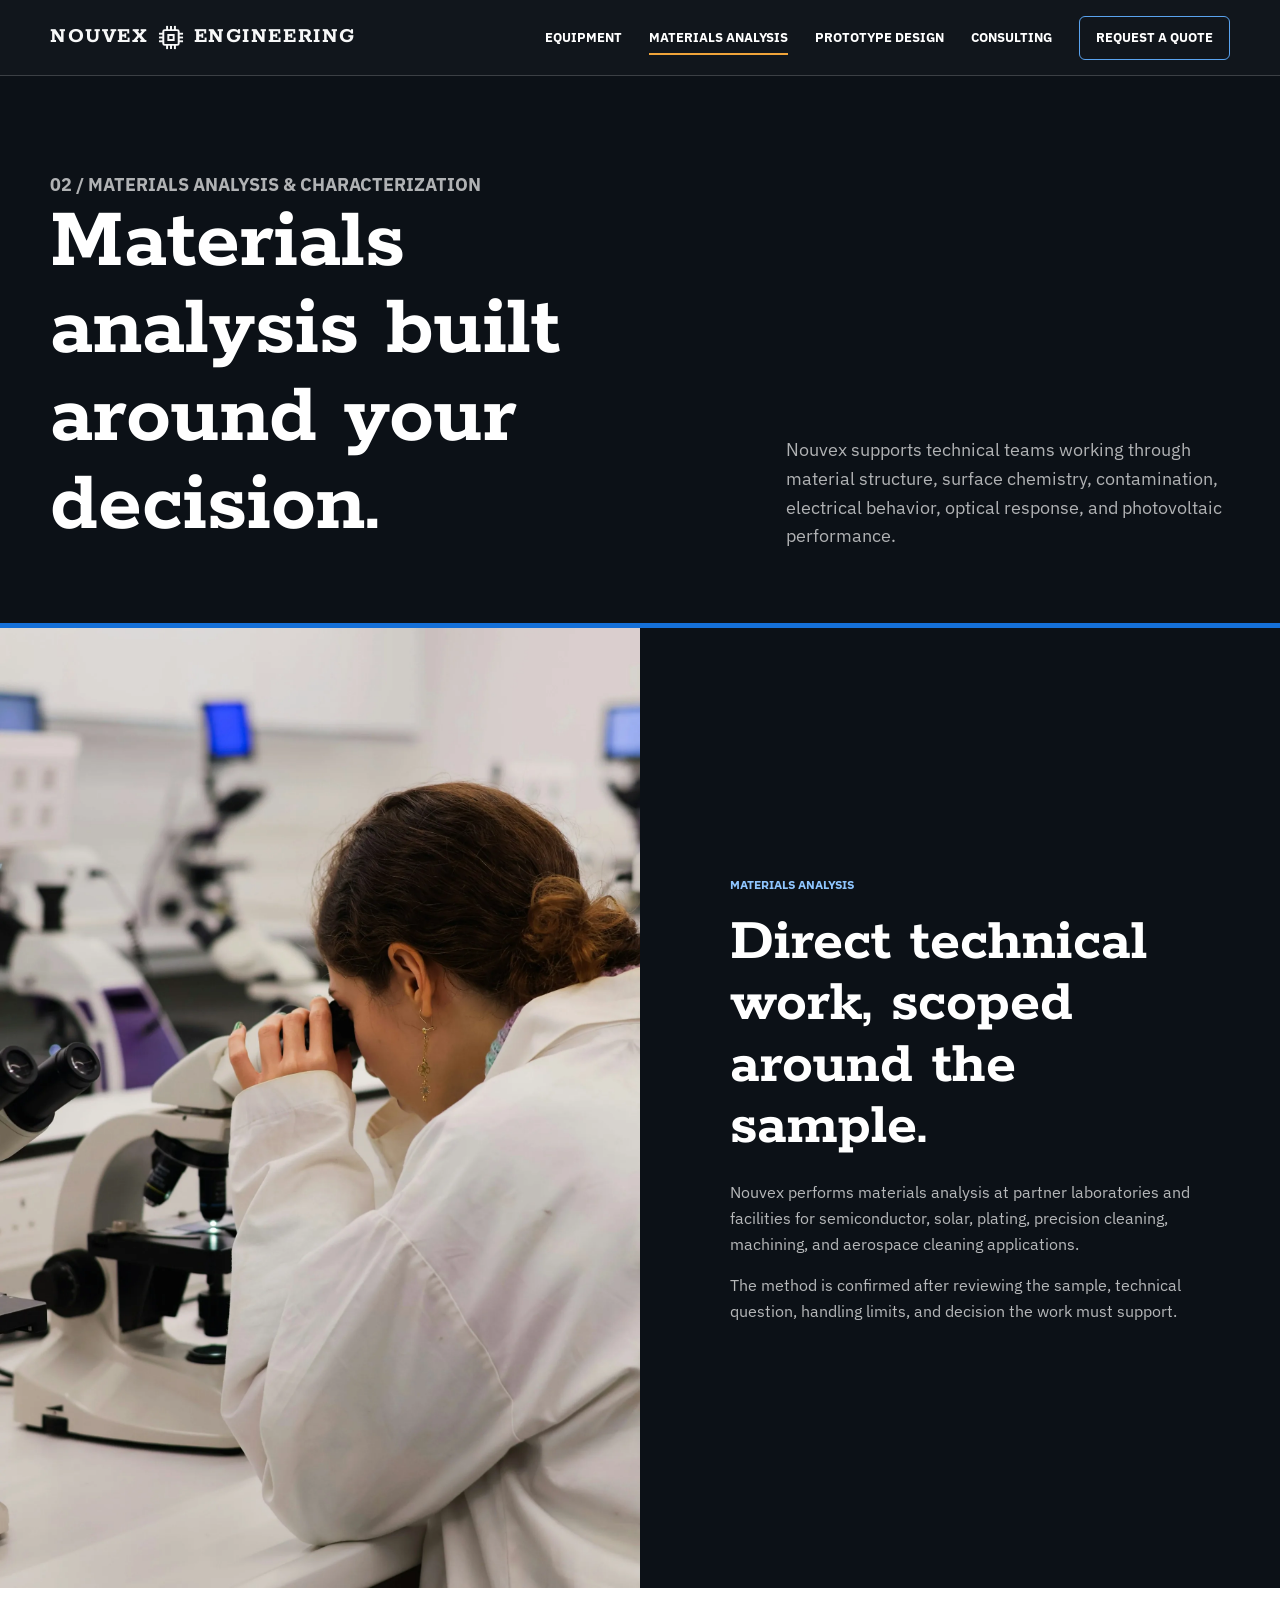
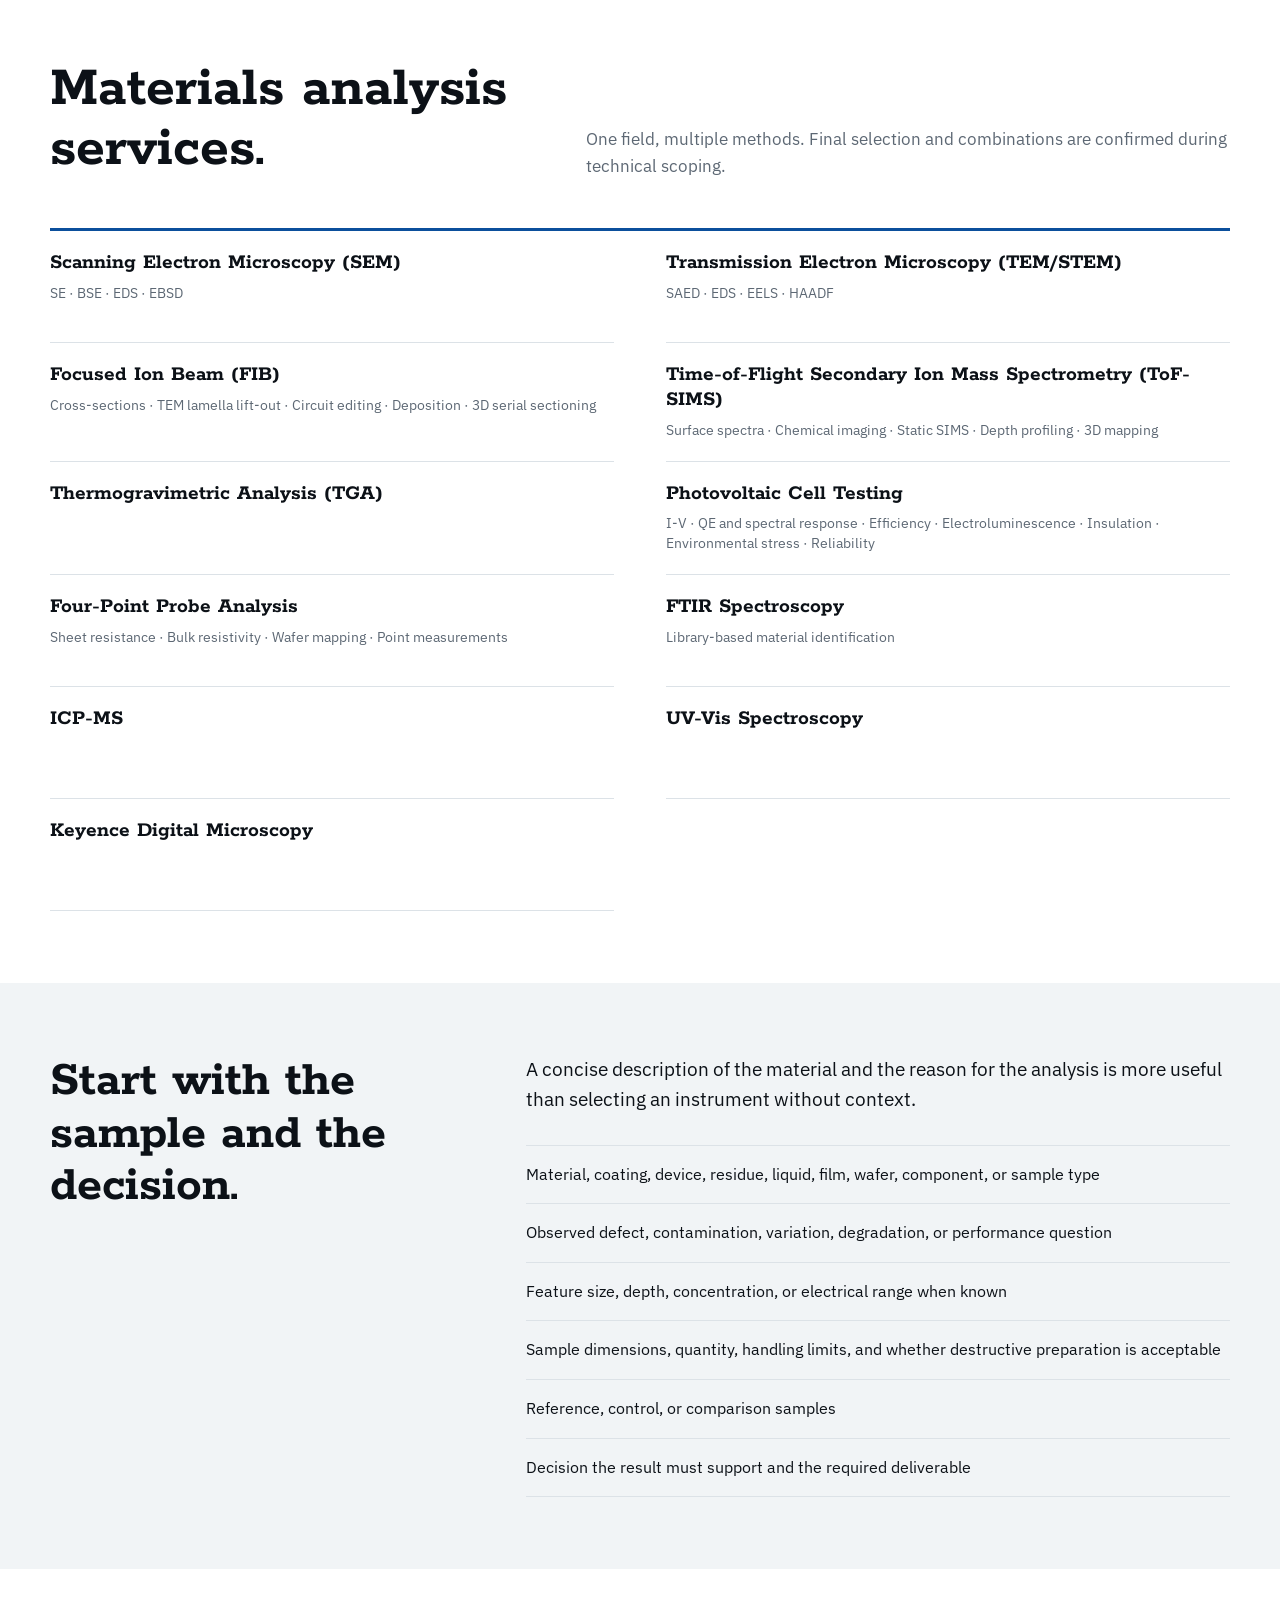
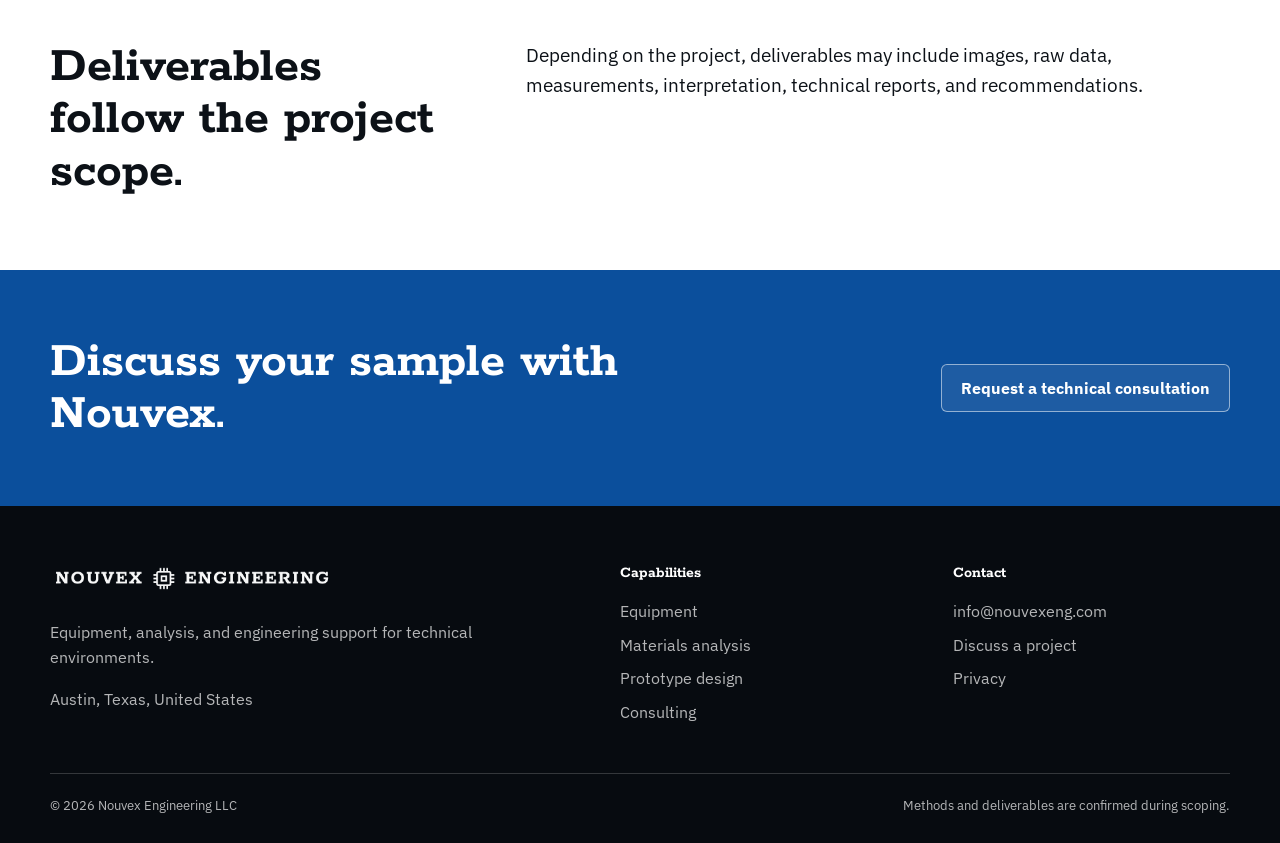
<file: materials-analysis.html>
<!doctype html>
<html lang="en">
<head>
  <meta charset="utf-8"><meta name="viewport" content="width=device-width, initial-scale=1">
  <title>Materials Analysis &amp; Characterization | Nouvex Engineering</title>
  <meta name="description" content="Materials analysis services including SEM, TEM/STEM, FIB, ToF-SIMS, TGA, PV cell testing, four-point probe, FTIR, ICP-MS, UV-Vis, and Keyence microscopy.">
  <meta name="robots" content="index,follow,max-image-preview:large"><meta name="theme-color" content="#0c1117">
  <link rel="canonical" href="https://www.nouvexengineering.com/materials-analysis"><link rel="icon" href="/favicon.svg" type="image/svg+xml"><link rel="icon" href="/favicon-32.png" type="image/png" sizes="32x32"><link rel="icon" href="/favicon-16.png" type="image/png" sizes="16x16"><link rel="apple-touch-icon" href="/apple-touch-icon.png" sizes="180x180"><link rel="manifest" href="/site.webmanifest"><link rel="stylesheet" href="/assets/site.css?v=20261115-2">
  <meta property="og:type" content="website"><meta property="og:site_name" content="Nouvex Engineering"><meta property="og:title" content="Materials Analysis &amp; Characterization"><meta property="og:description" content="Materials analysis services performed at partner laboratories and scoped around the sample, required data, and technical decision."><meta property="og:url" content="https://www.nouvexengineering.com/materials-analysis"><meta property="og:image" content="https://www.nouvexengineering.com/assets/materials-microscope.webp"><meta name="twitter:card" content="summary_large_image">
  <script type="application/ld+json">{"@context":"https://schema.org","@type":"Service","name":"Materials analysis and characterization","serviceType":"Materials analysis services","description":"Materials analysis services including electron microscopy, focused ion beam, surface and thermal analysis, photovoltaic and electrical testing, spectroscopy, and trace-element analysis.","url":"https://www.nouvexengineering.com/materials-analysis","provider":{"@type":"Organization","name":"Nouvex Engineering LLC","url":"https://www.nouvexengineering.com/","email":"info@nouvexeng.com","address":{"@type":"PostalAddress","addressLocality":"Austin","addressRegion":"TX","addressCountry":"US"}}}</script>
</head>
<body class="materials-page">
  <a class="skip-link" href="#main">Skip to content</a>
  <header class="site-header"><div class="wrap nav-shell"><a class="brand nvx-logo" href="/" aria-label="Nouvex Engineering home"><span class="nvx-word">NOUVEX</span><img class="nvx-chip" src="/assets/nouvex-chip-trace.svg?v=1" alt="" aria-hidden="true" width="100" height="100"><span class="nvx-word">ENGINEERING</span></a><button class="menu-button" type="button" aria-expanded="false" aria-controls="primaryNav">Menu</button><nav class="primary-nav" id="primaryNav" aria-label="Primary navigation"><a href="/equipment">Equipment</a><a aria-current="page" href="/materials-analysis">Materials analysis</a><a href="/prototype-design">Prototype design</a><a href="/consulting">Consulting</a><a class="nav-cta" href="/#inquiry">Request a quote</a></nav></div></header>
  <main id="main">
    <section class="page-hero"><div class="wrap page-hero-grid"><div><p class="eyebrow">02 / Materials analysis &amp; characterization</p><h1>Materials analysis built around your decision.</h1></div><p>Nouvex supports technical teams working through material structure, surface chemistry, contamination, electrical behavior, optical response, and photovoltaic performance.</p></div></section>
    <section class="media-band"><div class="media-image"><img src="/assets/materials-microscope.webp" alt="Researcher observing a sample through an optical microscope" width="1800" height="2700"></div><div class="media-copy"><div class="media-copy-inner"><p class="eyebrow">Materials analysis</p><h2>Direct technical work, scoped around the sample.</h2><p>Nouvex performs materials analysis at partner laboratories and facilities for semiconductor, solar, plating, precision cleaning, machining, and aerospace cleaning applications.</p><p>The method is confirmed after reviewing the sample, technical question, handling limits, and decision the work must support.</p></div></div></section>
    <section class="section materials-services"><div class="wrap"><div class="section-head"><h2 id="materials-services-title">Materials analysis services.</h2><p>One field, multiple methods. Final selection and combinations are confirmed during technical scoping.</p></div><ul class="analysis-services reveal" aria-labelledby="materials-services-title">
      <li><strong>Scanning Electron Microscopy (SEM)</strong><small>SE · BSE · EDS · EBSD</small></li>
      <li><strong>Transmission Electron Microscopy (TEM/STEM)</strong><small>SAED · EDS · EELS · HAADF</small></li>
      <li><strong>Focused Ion Beam (FIB)</strong><small>Cross-sections · TEM lamella lift-out · Circuit editing · Deposition · 3D serial sectioning</small></li>
      <li><strong>Time-of-Flight Secondary Ion Mass Spectrometry (ToF-SIMS)</strong><small>Surface spectra · Chemical imaging · Static SIMS · Depth profiling · 3D mapping</small></li>
      <li><strong>Thermogravimetric Analysis (TGA)</strong></li>
      <li><strong>Photovoltaic Cell Testing</strong><small>I-V · QE and spectral response · Efficiency · Electroluminescence · Insulation · Environmental stress · Reliability</small></li>
      <li><strong>Four-Point Probe Analysis</strong><small>Sheet resistance · Bulk resistivity · Wafer mapping · Point measurements</small></li>
      <li><strong>FTIR Spectroscopy</strong><small>Library-based material identification</small></li>
      <li><strong>ICP-MS</strong></li>
      <li><strong>UV-Vis Spectroscopy</strong></li>
      <li><strong>Keyence Digital Microscopy</strong></li>
    </ul></div></section>
    <section class="section section-alt"><div class="wrap content-grid"><h2>Start with the sample and the decision.</h2><div class="content-copy"><p>A concise description of the material and the reason for the analysis is more useful than selecting an instrument without context.</p><ul class="detail-list"><li>Material, coating, device, residue, liquid, film, wafer, component, or sample type</li><li>Observed defect, contamination, variation, degradation, or performance question</li><li>Feature size, depth, concentration, or electrical range when known</li><li>Sample dimensions, quantity, handling limits, and whether destructive preparation is acceptable</li><li>Reference, control, or comparison samples</li><li>Decision the result must support and the required deliverable</li></ul></div></div></section>
    <section class="section"><div class="wrap content-grid"><h2>Deliverables follow the project scope.</h2><div class="content-copy"><p>Depending on the project, deliverables may include images, raw data, measurements, interpretation, technical reports, and recommendations.</p></div></div></section>
    <section class="cta-band"><div class="wrap cta-grid"><h2>Discuss your sample with Nouvex.</h2><a class="button button-light" href="/#inquiry">Request a technical consultation</a></div></section>
  </main>
  <footer class="site-footer"><div class="wrap"><div class="footer-grid"><div><a class="brand footer-brand" href="/" aria-label="Nouvex Engineering home"><img class="brand-logo" src="/assets/nouvex-logo-white.png" alt="Nouvex Engineering" width="1744" height="212"></a><p>Equipment, analysis, and engineering support for technical environments.</p><p>Austin, Texas, United States</p></div><div><h2>Capabilities</h2><nav class="footer-links"><a href="/equipment">Equipment</a><a href="/materials-analysis">Materials analysis</a><a href="/prototype-design">Prototype design</a><a href="/consulting">Consulting</a></nav></div><div><h2>Contact</h2><nav class="footer-links"><a href="mailto:info@nouvexeng.com">info@nouvexeng.com</a><a href="/#inquiry">Discuss a project</a><a href="/privacy">Privacy</a></nav></div></div><div class="footer-bottom"><span>&copy; <span data-year></span> Nouvex Engineering LLC</span><span>Methods and deliverables are confirmed during scoping.</span></div></div></footer>
  <script src="/assets/site.js" defer></script>
</body></html>
</file>
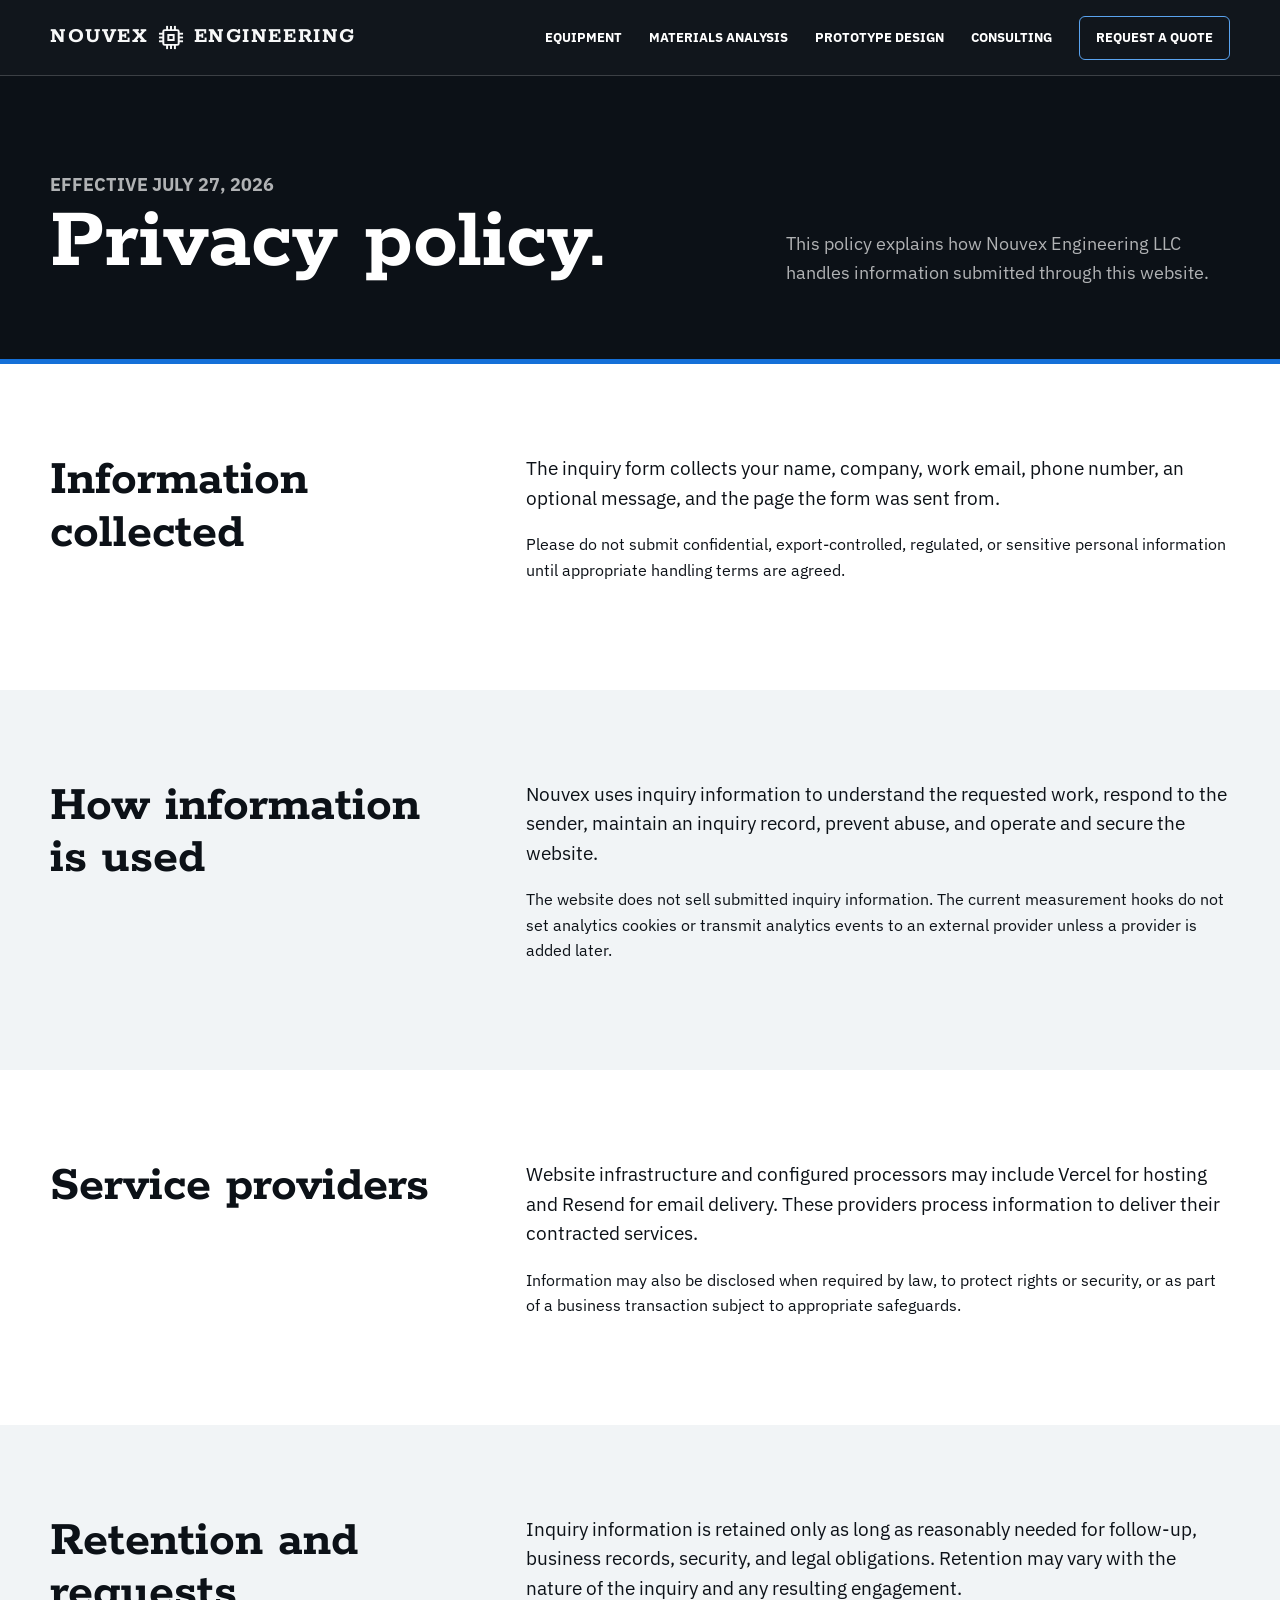
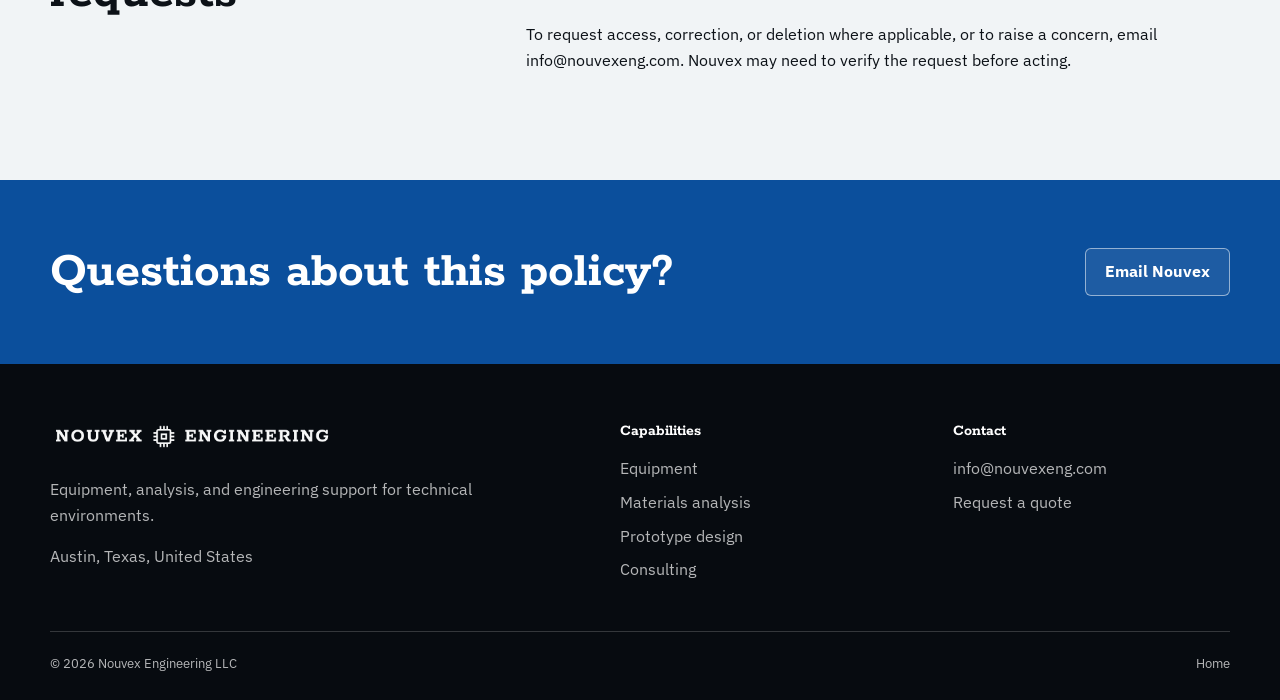
<file: privacy.html>
<!doctype html>
<html lang="en">
<head>
  <meta charset="utf-8"><meta name="viewport" content="width=device-width, initial-scale=1">
  <title>Privacy Policy | Nouvex Engineering</title>
  <meta name="description" content="How Nouvex Engineering handles information submitted through its website and project inquiry form.">
  <meta name="robots" content="index,follow"><meta name="theme-color" content="#0c1117">
  <link rel="canonical" href="https://www.nouvexengineering.com/privacy"><link rel="icon" href="/favicon.svg" type="image/svg+xml"><link rel="icon" href="/favicon-32.png" type="image/png" sizes="32x32"><link rel="icon" href="/favicon-16.png" type="image/png" sizes="16x16"><link rel="apple-touch-icon" href="/apple-touch-icon.png" sizes="180x180"><link rel="manifest" href="/site.webmanifest"><link rel="stylesheet" href="/assets/site.css?v=20261115-2">
</head>
<body>
  <a class="skip-link" href="#main">Skip to content</a>
  <header class="site-header"><div class="wrap nav-shell"><a class="brand nvx-logo" href="/" aria-label="Nouvex Engineering home"><span class="nvx-word">NOUVEX</span><img class="nvx-chip" src="/assets/nouvex-chip-trace.svg?v=1" alt="" aria-hidden="true" width="100" height="100"><span class="nvx-word">ENGINEERING</span></a><button class="menu-button" type="button" aria-expanded="false" aria-controls="primaryNav">Menu</button><nav class="primary-nav" id="primaryNav" aria-label="Primary navigation"><a href="/equipment">Equipment</a><a href="/materials-analysis">Materials analysis</a><a href="/prototype-design">Prototype design</a><a href="/consulting">Consulting</a><a class="nav-cta" href="/#inquiry">Request a quote</a></nav></div></header>
  <main id="main">
    <section class="page-hero"><div class="wrap page-hero-grid"><div><p class="eyebrow">Effective July 27, 2026</p><h1>Privacy policy.</h1></div><p>This policy explains how Nouvex Engineering LLC handles information submitted through this website.</p></div></section>
    <section class="section"><div class="wrap content-grid"><h2>Information collected</h2><div class="content-copy"><p>The inquiry form collects your name, company, work email, phone number, an optional message, and the page the form was sent from.</p><p>Please do not submit confidential, export-controlled, regulated, or sensitive personal information until appropriate handling terms are agreed.</p></div></div></section>
    <section class="section section-alt"><div class="wrap content-grid"><h2>How information is used</h2><div class="content-copy"><p>Nouvex uses inquiry information to understand the requested work, respond to the sender, maintain an inquiry record, prevent abuse, and operate and secure the website.</p><p>The website does not sell submitted inquiry information. The current measurement hooks do not set analytics cookies or transmit analytics events to an external provider unless a provider is added later.</p></div></div></section>
    <section class="section"><div class="wrap content-grid"><h2>Service providers</h2><div class="content-copy"><p>Website infrastructure and configured processors may include Vercel for hosting and Resend for email delivery. These providers process information to deliver their contracted services.</p><p>Information may also be disclosed when required by law, to protect rights or security, or as part of a business transaction subject to appropriate safeguards.</p></div></div></section>
    <section class="section section-alt"><div class="wrap content-grid"><h2>Retention and requests</h2><div class="content-copy"><p>Inquiry information is retained only as long as reasonably needed for follow-up, business records, security, and legal obligations. Retention may vary with the nature of the inquiry and any resulting engagement.</p><p>To request access, correction, or deletion where applicable, or to raise a concern, email <a href="mailto:info@nouvexeng.com">info@nouvexeng.com</a>. Nouvex may need to verify the request before acting.</p></div></div></section>
    <section class="cta-band"><div class="wrap cta-grid"><h2>Questions about this policy?</h2><a class="button button-light" href="mailto:info@nouvexeng.com">Email Nouvex</a></div></section>
  </main>
  <footer class="site-footer"><div class="wrap"><div class="footer-grid"><div><a class="brand footer-brand" href="/" aria-label="Nouvex Engineering home"><img class="brand-logo" src="/assets/nouvex-logo-white.png" alt="Nouvex Engineering" width="1744" height="212"></a><p>Equipment, analysis, and engineering support for technical environments.</p><p>Austin, Texas, United States</p></div><div><h2>Capabilities</h2><nav class="footer-links"><a href="/equipment">Equipment</a><a href="/materials-analysis">Materials analysis</a><a href="/prototype-design">Prototype design</a><a href="/consulting">Consulting</a></nav></div><div><h2>Contact</h2><nav class="footer-links"><a href="mailto:info@nouvexeng.com">info@nouvexeng.com</a><a href="/#inquiry">Request a quote</a></nav></div></div><div class="footer-bottom"><span>&copy; <span data-year></span> Nouvex Engineering LLC</span><a href="/">Home</a></div></div></footer>
  <script src="/assets/site.js" defer></script>
</body></html>
</file>
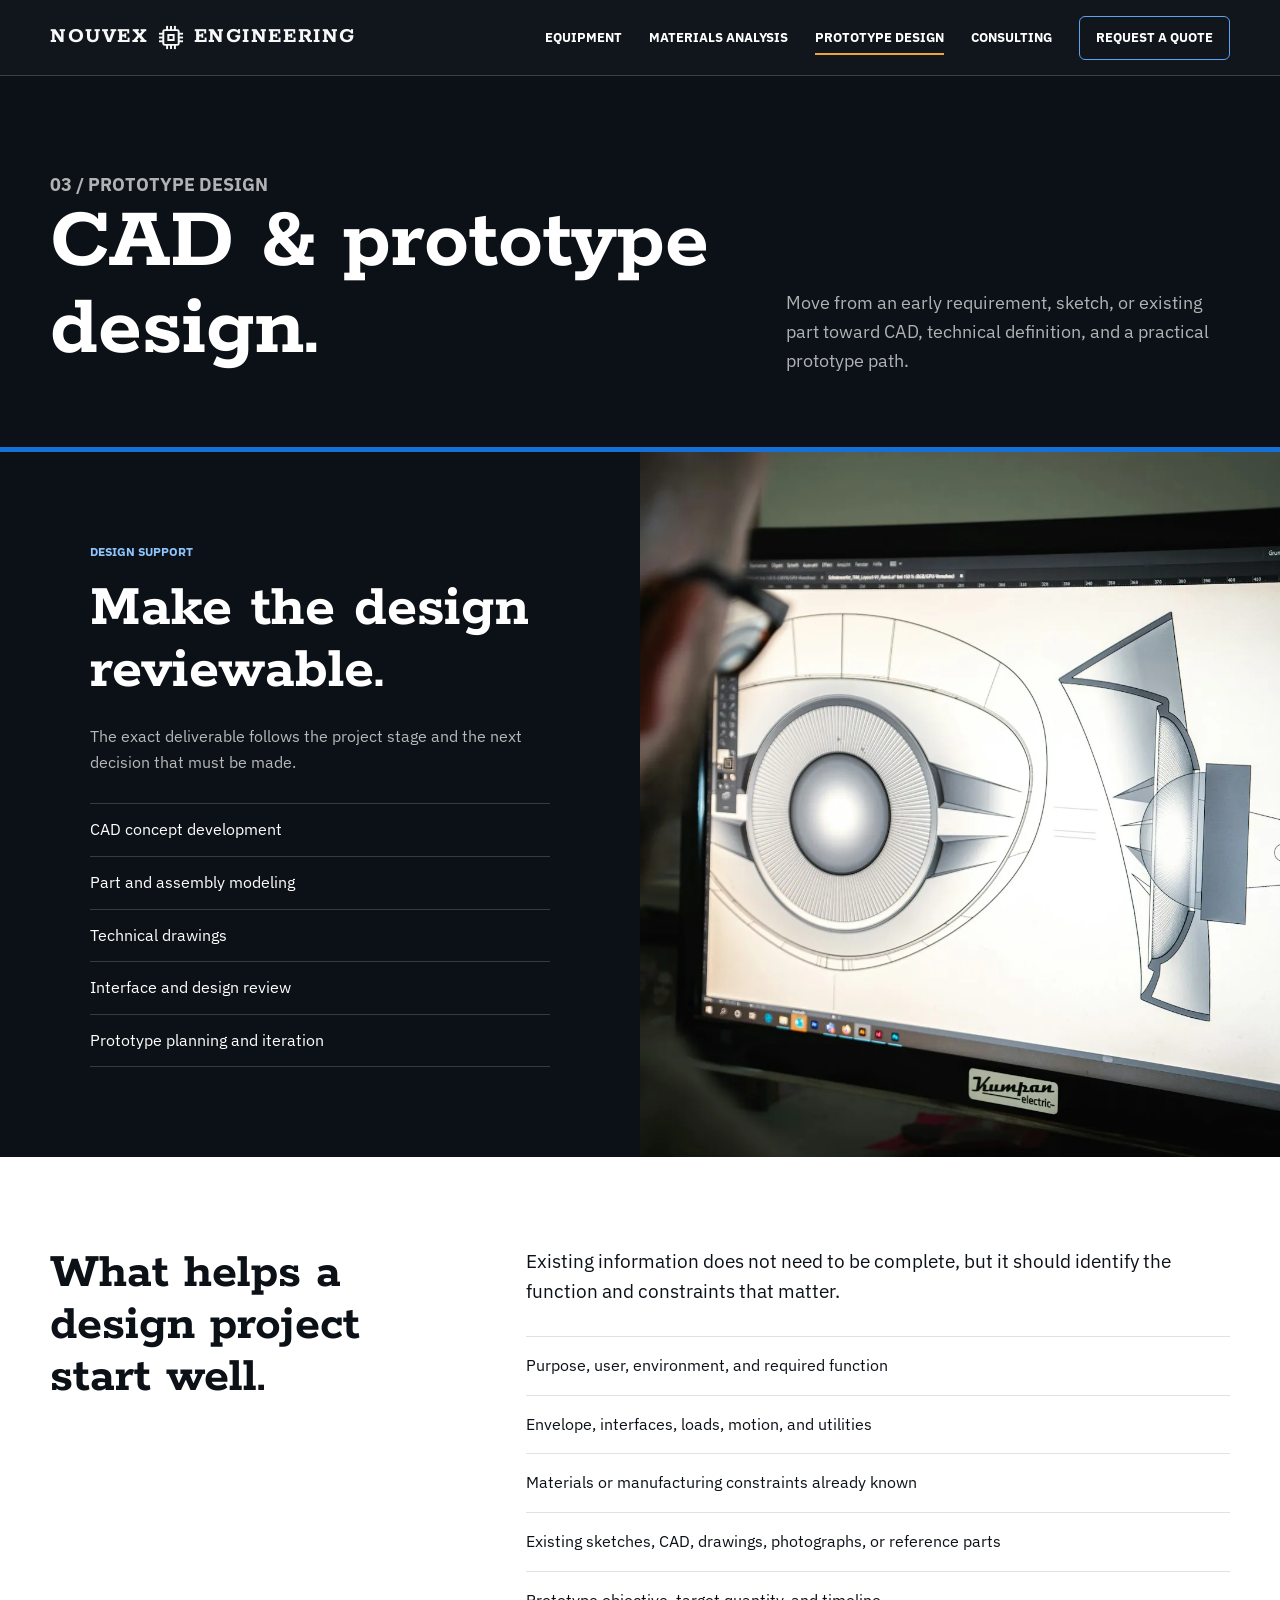
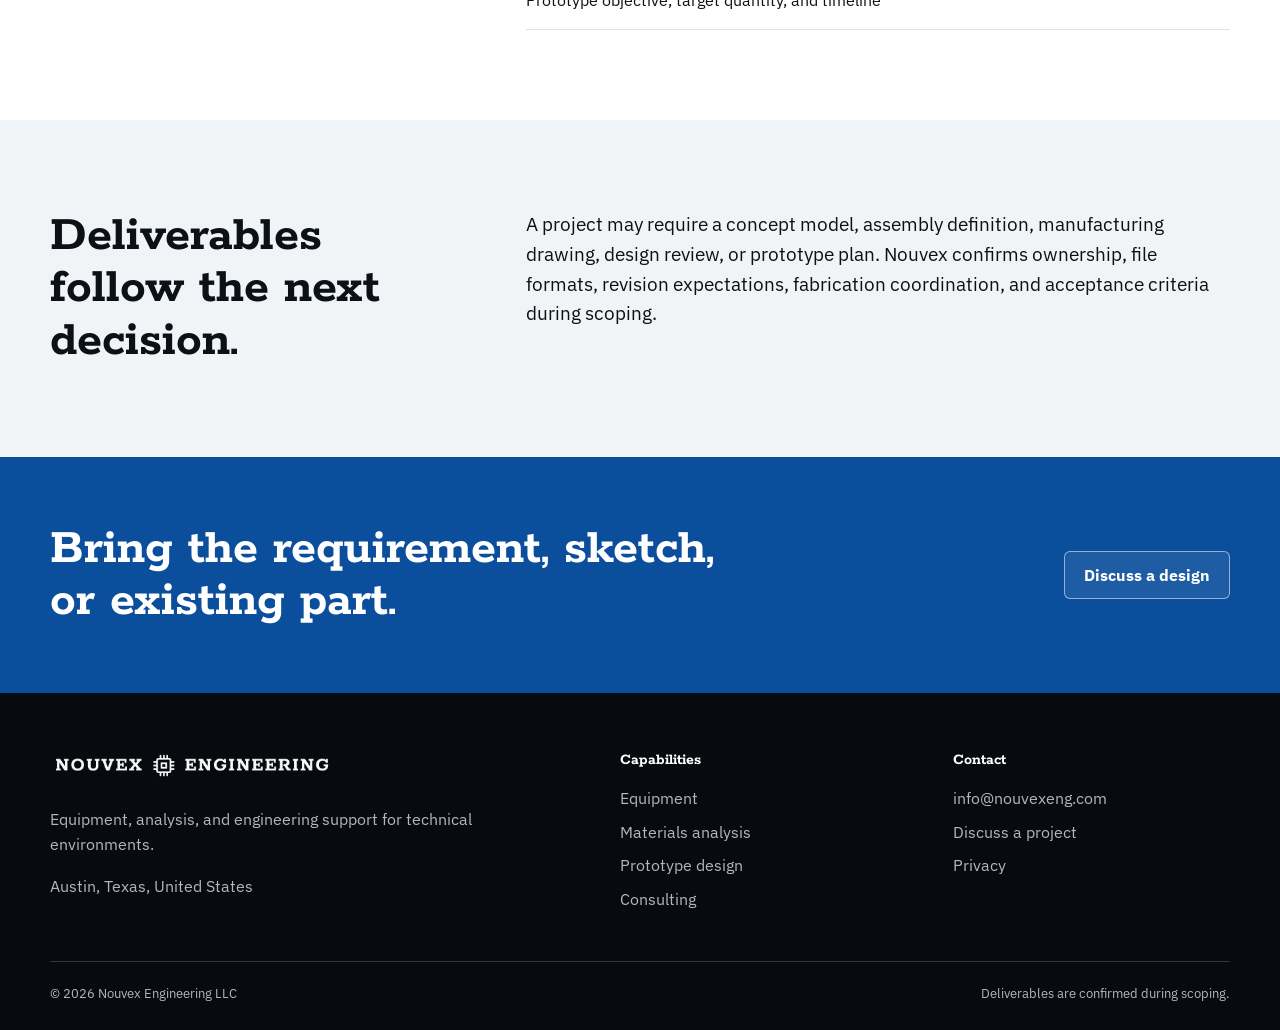
<file: prototype-design.html>
<!doctype html>
<html lang="en">
<head>
  <meta charset="utf-8"><meta name="viewport" content="width=device-width, initial-scale=1">
  <title>CAD & Prototype Design | Nouvex Engineering</title>
  <meta name="description" content="CAD and prototype design support for concepts, parts, assemblies, technical drawings, design reviews, and prototype planning.">
  <meta name="robots" content="index,follow,max-image-preview:large"><meta name="theme-color" content="#0c1117">
  <link rel="canonical" href="https://www.nouvexengineering.com/prototype-design"><link rel="icon" href="/favicon.svg" type="image/svg+xml"><link rel="icon" href="/favicon-32.png" type="image/png" sizes="32x32"><link rel="icon" href="/favicon-16.png" type="image/png" sizes="16x16"><link rel="apple-touch-icon" href="/apple-touch-icon.png" sizes="180x180"><link rel="manifest" href="/site.webmanifest"><link rel="stylesheet" href="/assets/site.css?v=20261115-2">
  <meta property="og:type" content="website"><meta property="og:site_name" content="Nouvex Engineering"><meta property="og:title" content="CAD & Prototype Design"><meta property="og:description" content="Turn a requirement or early concept into a design that can be reviewed and developed."><meta property="og:url" content="https://www.nouvexengineering.com/prototype-design"><meta property="og:image" content="https://www.nouvexengineering.com/assets/prototype-cad.webp"><meta name="twitter:card" content="summary_large_image">
  <script type="application/ld+json">{"@context":"https://schema.org","@type":"Service","name":"CAD and prototype design","serviceType":"Engineering design and prototype development","url":"https://www.nouvexengineering.com/prototype-design","provider":{"@type":"Organization","name":"Nouvex Engineering LLC","url":"https://www.nouvexengineering.com/","email":"info@nouvexeng.com","address":{"@type":"PostalAddress","addressLocality":"Austin","addressRegion":"TX","addressCountry":"US"}}}</script>
</head>
<body>
  <a class="skip-link" href="#main">Skip to content</a>
  <header class="site-header"><div class="wrap nav-shell"><a class="brand nvx-logo" href="/" aria-label="Nouvex Engineering home"><span class="nvx-word">NOUVEX</span><img class="nvx-chip" src="/assets/nouvex-chip-trace.svg?v=1" alt="" aria-hidden="true" width="100" height="100"><span class="nvx-word">ENGINEERING</span></a><button class="menu-button" type="button" aria-expanded="false" aria-controls="primaryNav">Menu</button><nav class="primary-nav" id="primaryNav" aria-label="Primary navigation"><a href="/equipment">Equipment</a><a href="/materials-analysis">Materials analysis</a><a aria-current="page" href="/prototype-design">Prototype design</a><a href="/consulting">Consulting</a><a class="nav-cta" href="/#inquiry">Request a quote</a></nav></div></header>
  <main id="main">
    <section class="page-hero"><div class="wrap page-hero-grid"><div><p class="eyebrow">03 / Prototype design</p><h1>CAD &amp; prototype design.</h1></div><p>Move from an early requirement, sketch, or existing part toward CAD, technical definition, and a practical prototype path.</p></div></section>
    <section class="media-band reverse"><div class="media-image"><img src="/assets/prototype-cad.webp" alt="Designer developing a technical product concept on a computer" width="1800" height="1200"></div><div class="media-copy"><div class="media-copy-inner"><p class="eyebrow">Design support</p><h2>Make the design reviewable.</h2><p>The exact deliverable follows the project stage and the next decision that must be made.</p><ul class="signal-list"><li>CAD concept development</li><li>Part and assembly modeling</li><li>Technical drawings</li><li>Interface and design review</li><li>Prototype planning and iteration</li></ul></div></div></section>
    <section class="section"><div class="wrap content-grid"><h2>What helps a design project start well.</h2><div class="content-copy"><p>Existing information does not need to be complete, but it should identify the function and constraints that matter.</p><ul class="detail-list"><li>Purpose, user, environment, and required function</li><li>Envelope, interfaces, loads, motion, and utilities</li><li>Materials or manufacturing constraints already known</li><li>Existing sketches, CAD, drawings, photographs, or reference parts</li><li>Prototype objective, target quantity, and timeline</li></ul></div></div></section>
    <section class="section section-alt"><div class="wrap content-grid"><h2>Deliverables follow the next decision.</h2><div class="content-copy"><p>A project may require a concept model, assembly definition, manufacturing drawing, design review, or prototype plan. Nouvex confirms ownership, file formats, revision expectations, fabrication coordination, and acceptance criteria during scoping.</p></div></div></section>
    <section class="cta-band"><div class="wrap cta-grid"><h2>Bring the requirement, sketch, or existing part.</h2><a class="button button-light" href="/#inquiry">Discuss a design</a></div></section>
  </main>
  <footer class="site-footer"><div class="wrap"><div class="footer-grid"><div><a class="brand footer-brand" href="/" aria-label="Nouvex Engineering home"><img class="brand-logo" src="/assets/nouvex-logo-white.png" alt="Nouvex Engineering" width="1744" height="212"></a><p>Equipment, analysis, and engineering support for technical environments.</p><p>Austin, Texas, United States</p></div><div><h2>Capabilities</h2><nav class="footer-links"><a href="/equipment">Equipment</a><a href="/materials-analysis">Materials analysis</a><a href="/prototype-design">Prototype design</a><a href="/consulting">Consulting</a></nav></div><div><h2>Contact</h2><nav class="footer-links"><a href="mailto:info@nouvexeng.com">info@nouvexeng.com</a><a href="/#inquiry">Discuss a project</a><a href="/privacy">Privacy</a></nav></div></div><div class="footer-bottom"><span>&copy; <span data-year></span> Nouvex Engineering LLC</span><span>Deliverables are confirmed during scoping.</span></div></div></footer>
  <script src="/assets/site.js" defer></script>
</body></html>
</file>
<file: assets/site.css>
@import url("https://fonts.googleapis.com/css2?family=IBM+Plex+Sans:wght@400;500;600;700&family=Rokkitt:wght@600;700&display=swap");

:root {
  color-scheme: light;
  --ink: #0c1117;
  --ink-soft: #26313d;
  --muted: #5d6874;
  --line: #dce2e7;
  --line-dark: rgba(255, 255, 255, .18);
  --surface: #ffffff;
  --surface-alt: #f1f4f6;
  --blue: #1570d8;
  --blue-dark: #0b4f9c;
  --signal: #f0a43a;
  --ok: #167a58;
  --error: #b33a32;
  --wrap: min(1180px, calc(100vw - 40px));
  --header: 76px;
  --radius: 6px;
  font-family: "IBM Plex Sans", Arial, sans-serif;
}

* { box-sizing: border-box; }
html { scroll-behavior: smooth; scroll-padding-top: var(--header); }
body { margin: 0; color: var(--ink); background: var(--surface); line-height: 1.6; }
body.menu-open { overflow: hidden; }
img { display: block; width: 100%; max-width: 100%; }
a { color: inherit; text-decoration: none; }
button, input, textarea, select { font: inherit; }
button { cursor: pointer; }
h1, h2, h3 { font-family: "Rokkitt", Georgia, serif; font-weight: 700; }
.wrap { width: var(--wrap); margin: 0 auto; }
.skip-link { position: fixed; left: 16px; top: -80px; z-index: 100; padding: 10px 14px; color: #fff; background: var(--blue); }
.skip-link:focus { top: 12px; }

.site-header { position: sticky; top: 0; z-index: 40; height: var(--header); color: #fff; background: rgba(8, 13, 19, .96); border-bottom: 1px solid var(--line-dark); }
.nav-shell { height: 100%; display: flex; align-items: center; justify-content: space-between; gap: 24px; }
.brand { display: inline-flex; align-items: center; min-width: max-content; }
.brand-logo { width: 286px; height: auto; }
.nvx-logo { gap: .42em; color: #f7f8f8; font-family: "Rokkitt", Georgia, serif; font-size: 22px; font-weight: 700; letter-spacing: .07em; line-height: 1; white-space: nowrap; }
.nvx-chip { width: 1.23em; height: 1.23em; flex: none; }
@keyframes nvxInLeft { from { opacity: 0; transform: translateX(-20px); } to { opacity: 1; transform: translateX(0); } }
@keyframes nvxInRight { from { opacity: 0; transform: translateX(20px); } to { opacity: 1; transform: translateX(0); } }
.nvx-word:first-child { animation: nvxInLeft .55s cubic-bezier(.2, .7, .2, 1) .85s both; }
.nvx-word:last-child { animation: nvxInRight .55s cubic-bezier(.2, .7, .2, 1) .9s both; }
.primary-nav { display: flex; align-items: center; gap: 27px; font-size: .83rem; font-weight: 700; text-transform: uppercase; }
.primary-nav a { position: relative; }
.primary-nav a:not(.nav-cta)::after { content: ""; position: absolute; left: 0; right: 100%; bottom: -7px; height: 2px; background: var(--signal); transition: right .2s ease; }
.primary-nav a:hover::after, .primary-nav a:focus-visible::after, .primary-nav a[aria-current="page"]::after { right: 0; }
.nav-cta { display: inline-flex; min-height: 44px; align-items: center; border: 1px solid #5aa3ef; padding: 0 16px; border-radius: var(--radius); }
.nav-cta:hover, .nav-cta:focus-visible { background: var(--blue); border-color: var(--blue); }
.menu-button { display: none; min-height: 44px; padding: 0 13px; color: #fff; background: transparent; border: 1px solid var(--line-dark); border-radius: var(--radius); font-weight: 700; }

.hero { position: relative; min-height: min(700px, calc(100svh - var(--header) - 28px)); display: grid; align-items: end; color: #fff; overflow: hidden; background: #111923; }
.hero > img { position: absolute; inset: 0; height: 100%; object-fit: cover; object-position: center; }
.hero::after { content: ""; position: absolute; inset: 0; background: linear-gradient(90deg, rgba(4, 9, 15, .92) 0%, rgba(4, 9, 15, .65) 48%, rgba(4, 9, 15, .12) 100%); }
.hero-content { position: relative; z-index: 1; padding: 84px 0 72px; }
.eyebrow { margin: 0 0 18px; color: var(--blue-dark); font-size: .76rem; font-weight: 800; text-transform: uppercase; }
.hero .eyebrow, .section-dark .eyebrow, .media-copy .eyebrow { color: #8fc6ff; }
.hero h1 { max-width: 950px; margin: 0; font-size: clamp(3rem, 7vw, 5.5rem); line-height: .98; letter-spacing: 0; }
.hero-brand { text-transform: uppercase; }
.hero-brand span { display: block; }
.hero-brand-accent { color: #5aa3ef; }
.hero-tagline { margin: 22px 0 0; padding-bottom: 14px; color: rgba(255, 255, 255, .78); font-size: .95rem; font-weight: 600; letter-spacing: .22em; text-transform: uppercase; border-bottom: 3px solid transparent; border-image: linear-gradient(90deg, #5aa3ef 0 160px, rgba(90, 163, 239, .25) 160px 100%) 1; max-width: 680px; }
.hero-copy { max-width: 680px; margin: 25px 0 0; color: rgba(255, 255, 255, .82); font-size: 1.18rem; }
.actions { display: flex; flex-wrap: wrap; gap: 12px; margin-top: 32px; }
.button { display: inline-flex; min-height: 48px; align-items: center; justify-content: center; padding: 0 19px; border: 1px solid var(--ink); border-radius: var(--radius); font-weight: 750; line-height: 1.2; text-align: center; }
.button-primary { color: #fff; background: var(--blue); border-color: var(--blue); }
.button-primary:hover, .button-primary:focus-visible { background: var(--blue-dark); border-color: var(--blue-dark); }
.button-light { color: #fff; background: rgba(255, 255, 255, .08); border-color: rgba(255, 255, 255, .52); }
.button-light:hover, .button-light:focus-visible { background: #fff; color: var(--ink); }
.button-dark { color: #fff; background: var(--ink); border-color: var(--ink); }
.button-quiet { color: var(--ink); background: transparent; border-color: var(--line); }
.section-dark .button-quiet { color: #fff; border-color: var(--line-dark); }
.button:disabled { cursor: not-allowed; opacity: .52; }

.intro-band { padding: 44px 0; background: var(--surface-alt); border-bottom: 1px solid var(--line); }
.intro-grid { display: grid; grid-template-columns: .7fr 1.3fr; gap: 70px; align-items: start; }
.intro-grid p { max-width: 760px; margin: 0; color: var(--ink-soft); font-size: 1.24rem; line-height: 1.48; }
.section { padding: 90px 0; }
.section-alt { background: var(--surface-alt); }
.section-dark { color: #fff; background: var(--ink); }
.section-head { display: grid; grid-template-columns: .85fr 1.15fr; gap: 60px; margin-bottom: 48px; align-items: end; }
.section-head h2 { max-width: 620px; margin: 0; font-size: clamp(2.25rem, 4.6vw, 4.5rem); line-height: 1.02; letter-spacing: 0; }
.section-head p { max-width: 650px; margin: 0; color: var(--muted); font-size: 1.05rem; }
.section-dark .section-head p { color: rgba(255, 255, 255, .68); }

.service-index { border-top: 1px solid var(--line); }
.service-row { display: grid; grid-template-columns: 100px minmax(220px, .8fr) minmax(300px, 1.2fr) 44px; gap: 28px; align-items: center; min-height: 168px; border-bottom: 1px solid var(--line); transition: background .18s ease; }
.service-row:hover, .service-row:focus-visible { background: var(--surface-alt); }
.service-number { color: var(--blue-dark); font-size: .78rem; font-weight: 800; }
.service-row h3 { margin: 0; font-size: clamp(1.5rem, 2.4vw, 2.25rem); line-height: 1.05; }
.service-row p { max-width: 590px; margin: 0; color: var(--muted); }
.service-arrow { color: var(--blue); font-size: 1.7rem; text-align: right; }

.equipment-layout { display: grid; grid-template-columns: minmax(270px, .75fr) minmax(0, 1.25fr); gap: 76px; align-items: start; }
.equipment-copy { position: sticky; top: calc(var(--header) + 32px); }
.equipment-copy h2 { margin: 0 0 20px; font-size: clamp(2.35rem, 4.4vw, 4rem); line-height: 1.02; }
.equipment-copy p { color: var(--muted); }
.category-list { border-top: 1px solid var(--line); }
.category { display: grid; grid-template-columns: 52px 1fr; gap: 18px; padding: 24px 0; border-bottom: 1px solid var(--line); }
.category b { color: var(--blue-dark); }
.category h3 { margin: 0 0 6px; font-size: 1.2rem; }
.category p { margin: 0; color: var(--muted); }

.media-band { display: grid; grid-template-columns: 1fr 1fr; min-height: 640px; background: var(--ink); color: #fff; }
.media-band.reverse .media-image { order: 2; }
.media-image { min-height: 480px; }
.media-image img { height: 100%; object-fit: cover; }
.media-copy { display: flex; align-items: center; padding: clamp(46px, 7vw, 100px); }
.media-copy-inner { max-width: 560px; }
.media-copy h2 { margin: 0 0 22px; font-size: clamp(2.4rem, 4.8vw, 4.7rem); line-height: 1; }
.media-copy p { color: rgba(255, 255, 255, .7); }
.signal-list { margin: 28px 0 0; padding: 0; list-style: none; border-top: 1px solid var(--line-dark); }
.signal-list li { padding: 13px 0; border-bottom: 1px solid var(--line-dark); }

.process { display: grid; grid-template-columns: repeat(3, 1fr); border-top: 1px solid var(--line); }
.process-step { min-height: 230px; padding: 28px 32px 20px 0; border-bottom: 1px solid var(--line); }
.process-step + .process-step { padding-left: 32px; border-left: 1px solid var(--line); }
.process-step b { color: var(--blue-dark); font-size: .8rem; }
.process-step h3 { margin: 52px 0 10px; font-size: 1.42rem; }
.process-step p { margin: 0; color: var(--muted); }

.inquiry { display: grid; grid-template-columns: minmax(250px, .72fr) minmax(0, 1.28fr); gap: 78px; }
.inquiry-intro h2 { margin: 0 0 20px; font-size: clamp(2.4rem, 4.8vw, 4.5rem); line-height: 1; }
.inquiry-intro p { color: rgba(255, 255, 255, .7); }
.inquiry-form { position: relative; }
.form-question { margin: 0 0 8px; font-size: clamp(1.55rem, 3vw, 2.55rem); line-height: 1.08; }
.form-help { margin: 0 0 24px; color: rgba(255, 255, 255, .65); }
.fields { display: grid; gap: 18px; }
.field-row { display: grid; grid-template-columns: 1fr 1fr; gap: 14px; }
.field label, .field-label { display: block; margin-bottom: 7px; color: rgba(255, 255, 255, .75); font-size: .84rem; font-weight: 700; }
.field input, .field textarea, .field select { width: 100%; color: #fff; background: #151d26; border: 1px solid var(--line-dark); border-radius: var(--radius); padding: 13px 14px; }
.field textarea { min-height: 132px; resize: vertical; }
.field input:focus, .field textarea:focus, .field select:focus { outline: 2px solid #5aa3ef; outline-offset: 2px; }
.form-actions { display: flex; justify-content: flex-end; gap: 12px; margin-top: 26px; }
.form-status { min-height: 26px; margin-top: 15px; color: rgba(255, 255, 255, .7); }
.form-status.error { color: #ff9990; }
.form-status.success { color: #73dbb3; }
.inquiry-ref { margin-top: 28px; color: #8fc6ff; font-size: .78rem; font-weight: 800; text-transform: uppercase; }
.field-optional { color: rgba(255, 255, 255, .45); font-weight: 400; }
.website-field { position: absolute; left: -10000px; width: 1px; height: 1px; overflow: hidden; }

.page-hero { padding: 95px 0 72px; color: #fff; background: var(--ink); border-bottom: 5px solid var(--blue); }
.page-hero-grid { display: grid; grid-template-columns: minmax(0, 1.2fr) minmax(260px, .8fr); gap: 70px; align-items: end; }
.page-hero h1 { max-width: 820px; margin: 0; font-size: clamp(3rem, 7vw, 6.4rem); line-height: .98; }
.page-hero p { margin: 0; color: rgba(255, 255, 255, .68); font-size: 1.12rem; }
.content-grid { display: grid; grid-template-columns: .72fr 1.28fr; gap: 80px; }
.content-grid h2 { margin: 0; font-size: clamp(2rem, 4vw, 3.5rem); line-height: 1.02; }
.content-copy { max-width: 760px; }
.content-copy > p:first-child { margin-top: 0; font-size: 1.16rem; }
.detail-list { margin: 30px 0 0; padding: 0; list-style: none; border-top: 1px solid var(--line); }
.detail-list li { padding: 16px 0; border-bottom: 1px solid var(--line); }

.materials-page .section { padding: 72px 0; }
.materials-page main section[id] { scroll-margin-top: calc(var(--header) + 18px); }
.materials-services { background: #fff; }
.analysis-services { display: grid; grid-template-columns: repeat(2, minmax(0, 1fr)); column-gap: 52px; margin: 0; padding: 0; list-style: none; border-top: 3px solid var(--blue-dark); }
.analysis-services li { min-height: 112px; padding: 20px 0; border-bottom: 1px solid var(--line); }
.analysis-services strong, .analysis-services small { display: block; }
.analysis-services strong { font-family: "Rokkitt", Georgia, serif; font-size: 1.35rem; line-height: 1.15; }
.analysis-services small { margin-top: 8px; color: var(--muted); font-size: .86rem; line-height: 1.45; }

.cta-band { padding: 66px 0; color: #fff; background: var(--blue-dark); }
.cta-grid { display: flex; align-items: center; justify-content: space-between; gap: 40px; }
.cta-grid h2 { max-width: 720px; margin: 0; font-size: clamp(2rem, 4vw, 3.5rem); line-height: 1.02; }

.site-footer { padding: 55px 0 26px; color: rgba(255, 255, 255, .7); background: #070b10; }
.footer-grid { display: grid; grid-template-columns: 1.3fr .7fr .7fr; gap: 55px; padding-bottom: 45px; }
.footer-brand { color: #fff; }
.footer-grid h2 { margin: 0 0 12px; color: #fff; font-size: 1rem; }
.footer-links { display: grid; gap: 8px; }
.footer-links a:hover, .footer-links a:focus-visible { color: #8fc6ff; }
.footer-bottom { display: flex; justify-content: space-between; gap: 24px; padding-top: 22px; border-top: 1px solid var(--line-dark); font-size: .8rem; }

.js .reveal { opacity: 0; transform: translateY(18px); transition: opacity .55s ease, transform .55s ease; }
.js .reveal.visible { opacity: 1; transform: none; }

@media (max-width: 940px) {
  .menu-button { display: inline-flex; align-items: center; }
  .primary-nav { position: fixed; inset: var(--header) 0 0; display: none; align-content: start; align-items: stretch; gap: 0; padding: 24px 20px; background: var(--ink); }
  .primary-nav.open { display: grid; }
  .primary-nav a { padding: 17px 0; border-bottom: 1px solid var(--line-dark); font-size: 1rem; }
  .primary-nav .nav-cta { margin-top: 18px; border: 1px solid #5aa3ef; justify-content: center; }
  .intro-grid, .section-head, .equipment-layout, .inquiry, .content-grid, .page-hero-grid { grid-template-columns: 1fr; gap: 30px; }
  .equipment-copy { position: static; }
  .media-band { grid-template-columns: 1fr; }
  .media-band.reverse .media-image { order: 0; }
  .service-row { grid-template-columns: 62px 1fr 32px; padding: 26px 0; }
  .service-row p { grid-column: 2 / 4; }
  .process { grid-template-columns: 1fr; }
  .process-step, .process-step + .process-step { min-height: auto; padding: 26px 0; border-left: 0; }
  .process-step h3 { margin-top: 22px; }
}

@media (max-width: 620px) {
  :root { --wrap: min(100% - 28px, 1180px); --header: 68px; }
  .brand-logo { width: min(220px, calc(100vw - 112px)); }
  .nvx-logo { font-size: clamp(15px, 4.7vw, 18px); }
  .hero { min-height: min(650px, calc(100svh - var(--header) - 22px)); }
  .hero::after { background: linear-gradient(180deg, rgba(4, 9, 15, .28), rgba(4, 9, 15, .95) 72%); }
  .hero-content { padding: 36px 0 30px; }
  .hero h1 { font-size: 2.65rem; }
  .hero-copy { margin-top: 18px; font-size: 1rem; }
  .hero-tagline { font-size: .74rem; letter-spacing: .14em; }
  .hero .actions { margin-top: 22px; }
  .hero .button { min-height: 44px; }
  .section { padding: 68px 0; }
  .materials-page .section { padding: 52px 0; }
  .analysis-services { grid-template-columns: 1fr; }
  .analysis-services li { min-height: auto; }
  .analysis-services strong { font-size: 1.2rem; }
  .service-row { grid-template-columns: minmax(0, 1fr) 24px; gap: 8px 12px; }
  .service-number, .service-row h3 { grid-column: 1; }
  .service-arrow { grid-column: 2; grid-row: 1 / span 2; align-self: center; }
  .service-row p { grid-column: 1 / -1; margin-top: 6px; }
  .media-band { min-height: auto; }
  .media-image { min-height: 390px; }
  .media-copy { padding: 48px 20px; }
  .form-actions { align-items: stretch; flex-direction: column-reverse; }
  .form-actions .button { width: 100%; }
  .cta-grid, .footer-bottom { align-items: flex-start; flex-direction: column; }
  .footer-grid { grid-template-columns: 1fr; gap: 28px; }
}

@media (prefers-reduced-motion: reduce) {
  html { scroll-behavior: auto; }
  *, *::before, *::after { transition: none !important; }
  .reveal, .js .reveal { opacity: 1; transform: none; }
  .nvx-logo * { animation: none !important; opacity: 1 !important; transform: none !important; }
}
</file>
